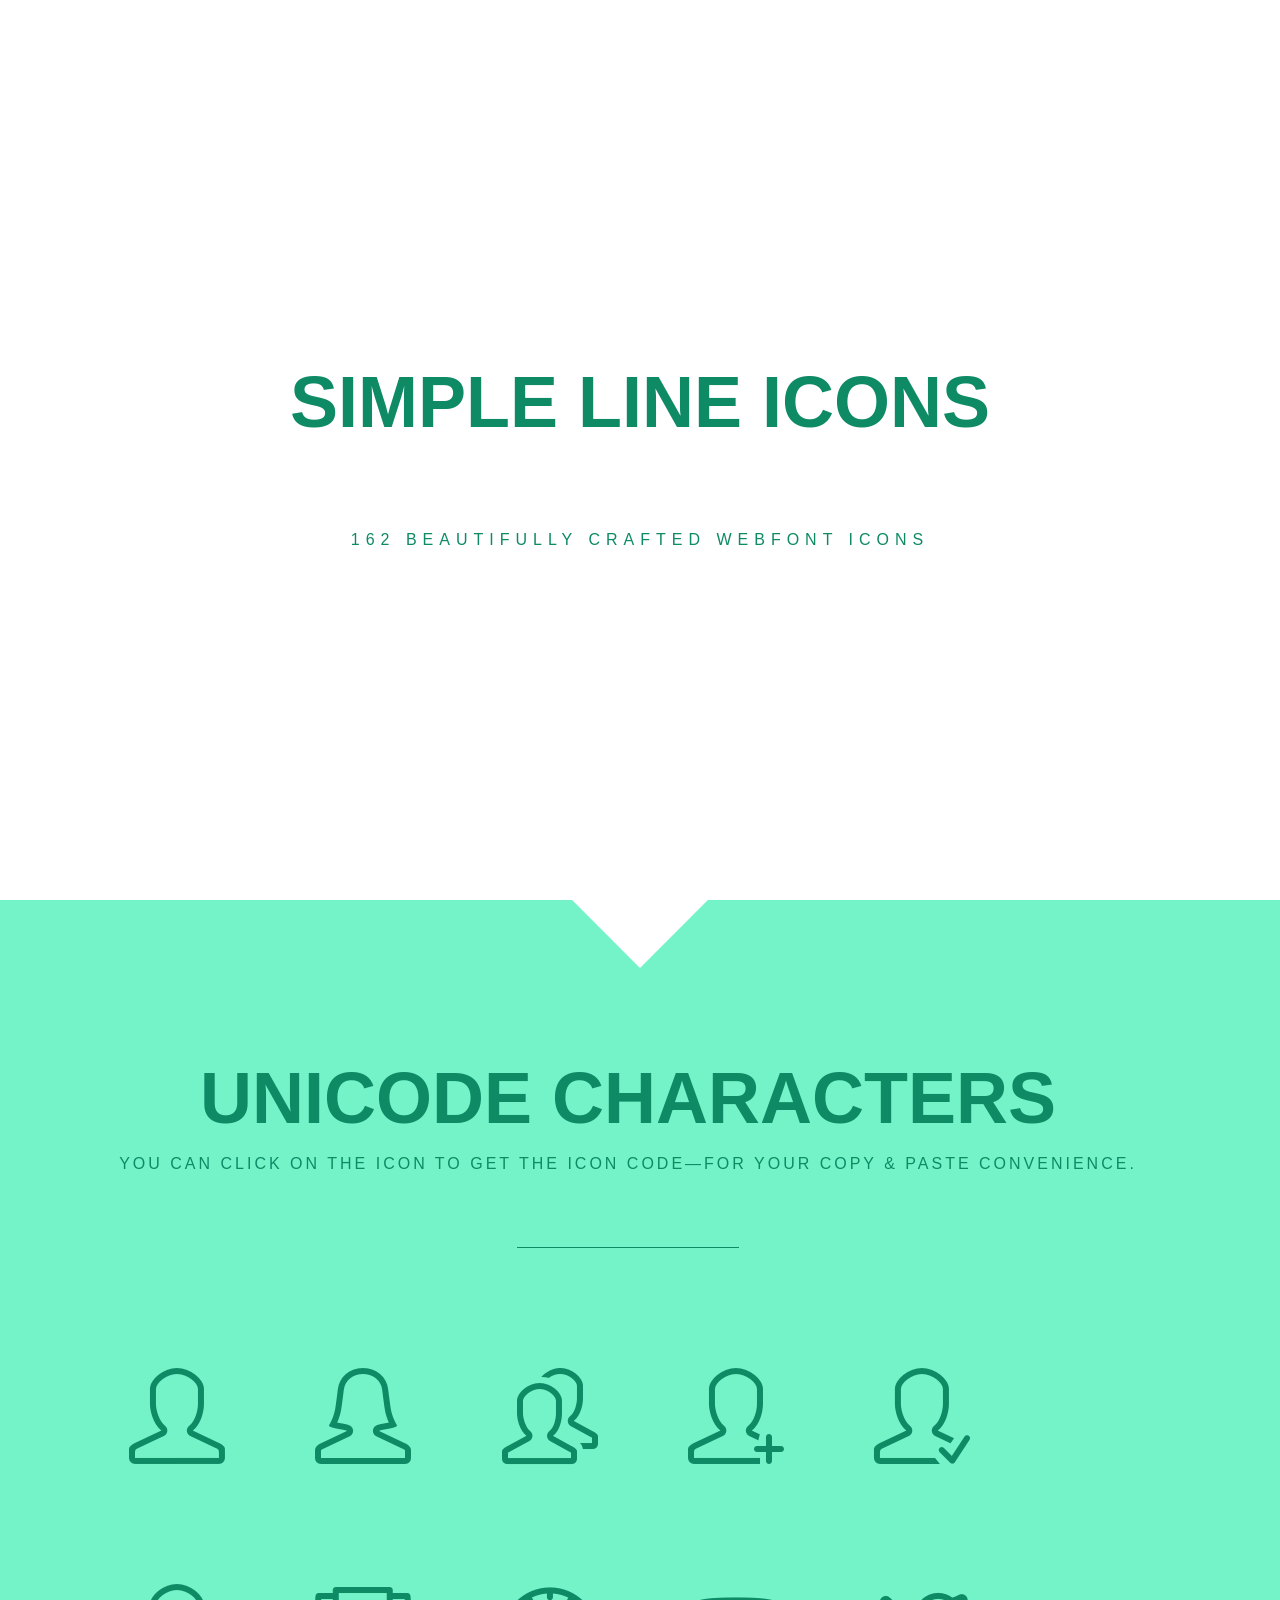
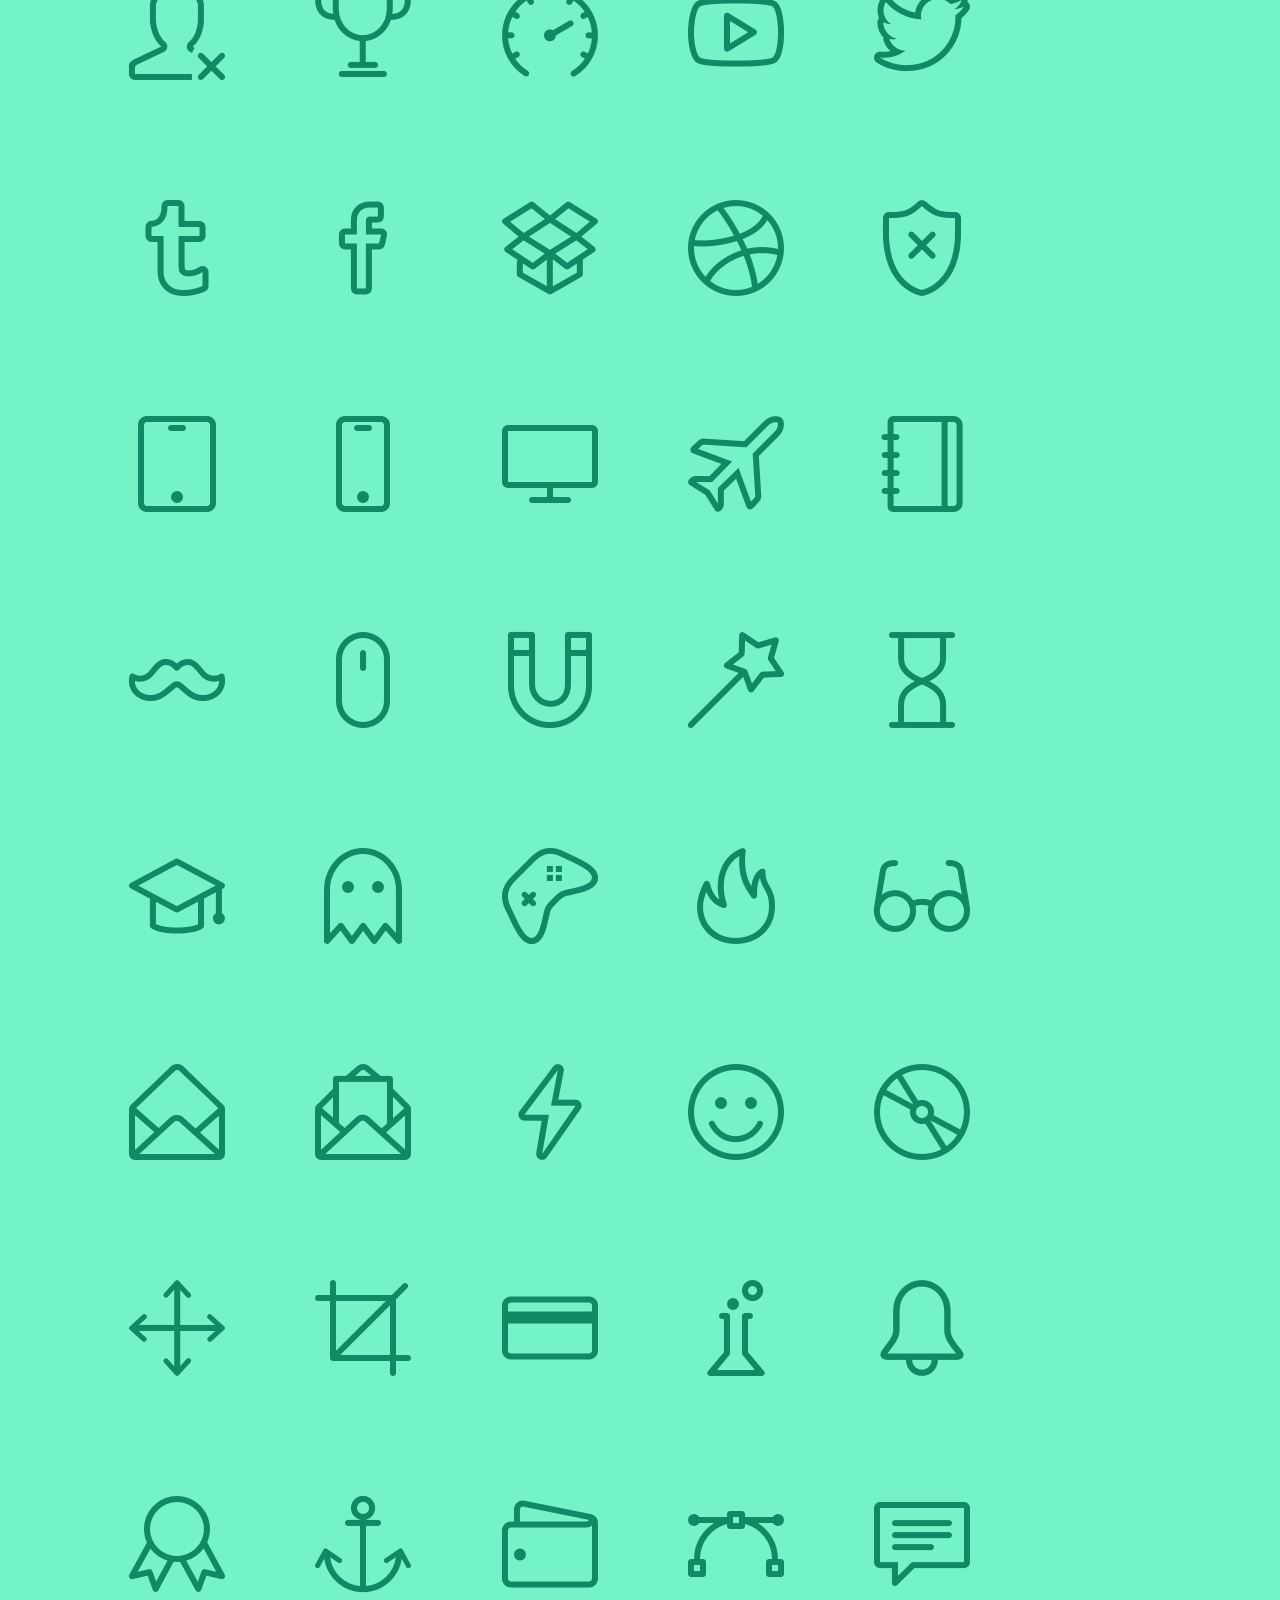
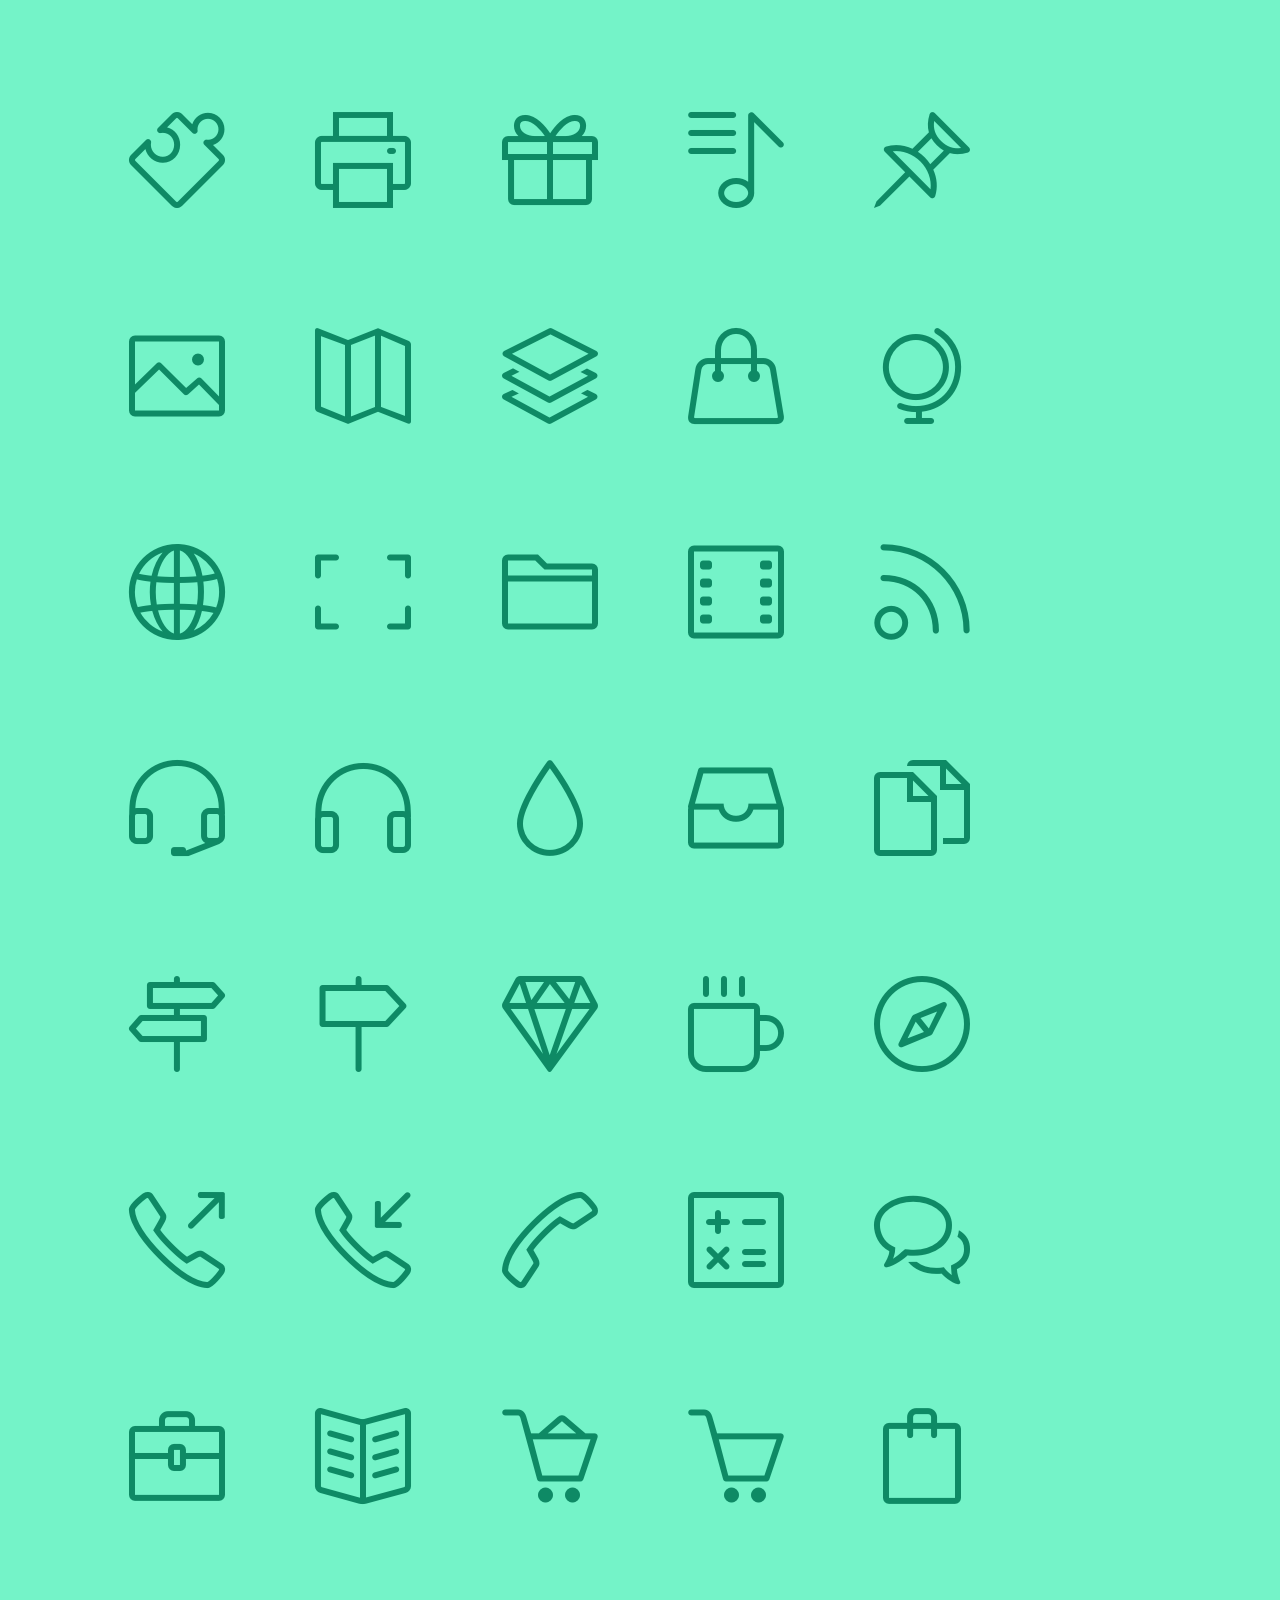
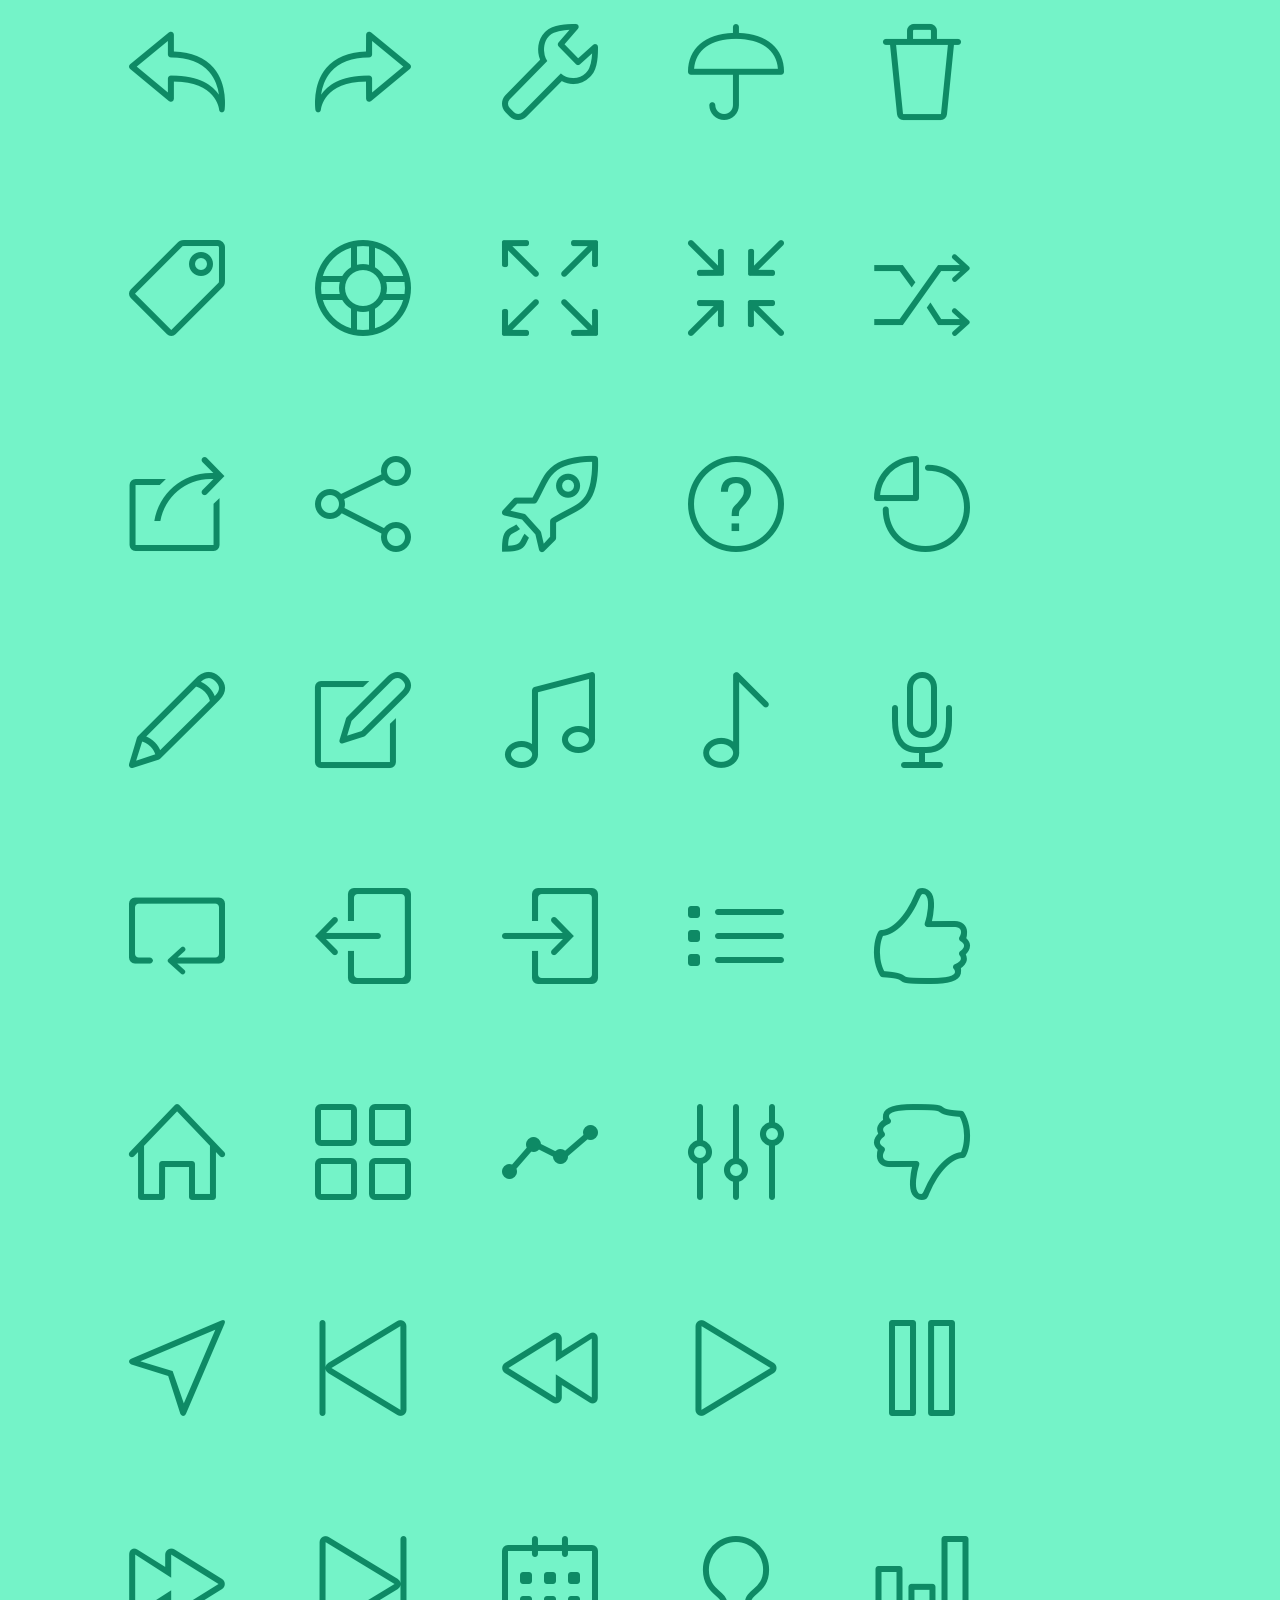
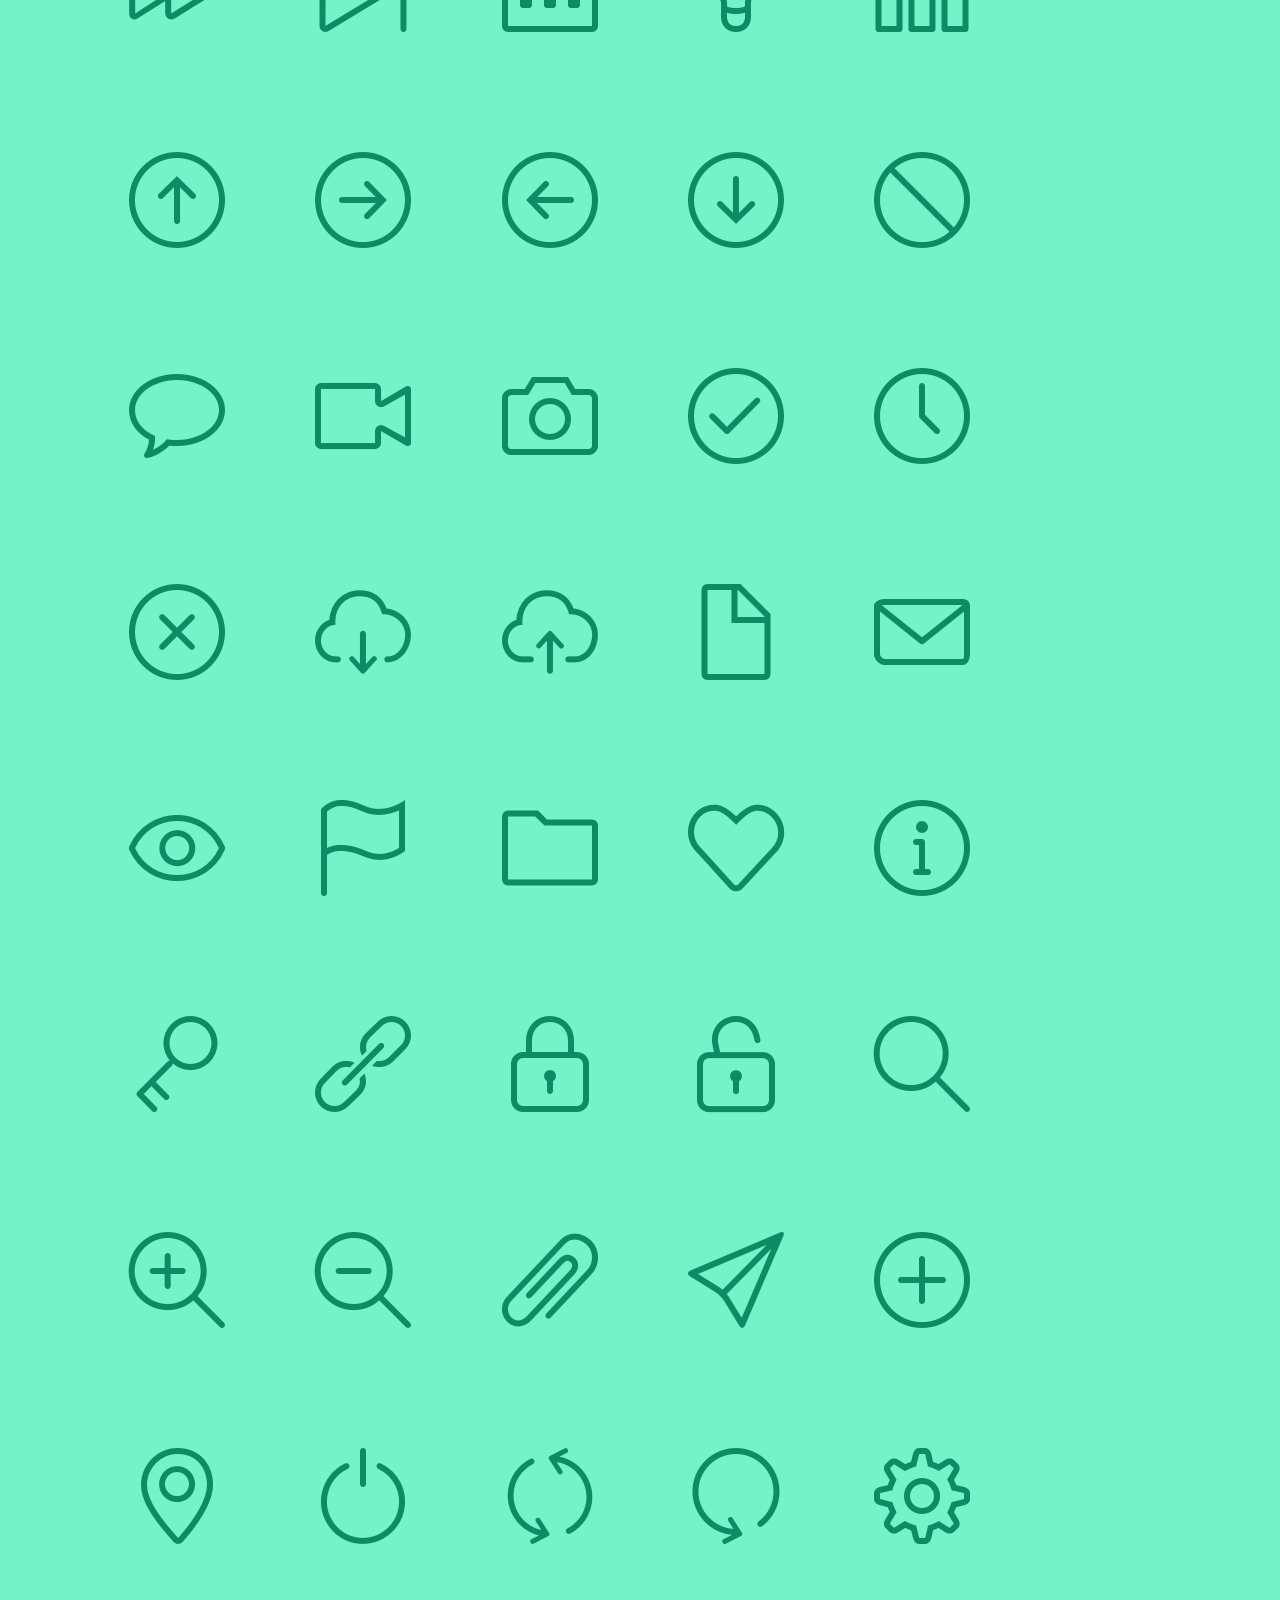
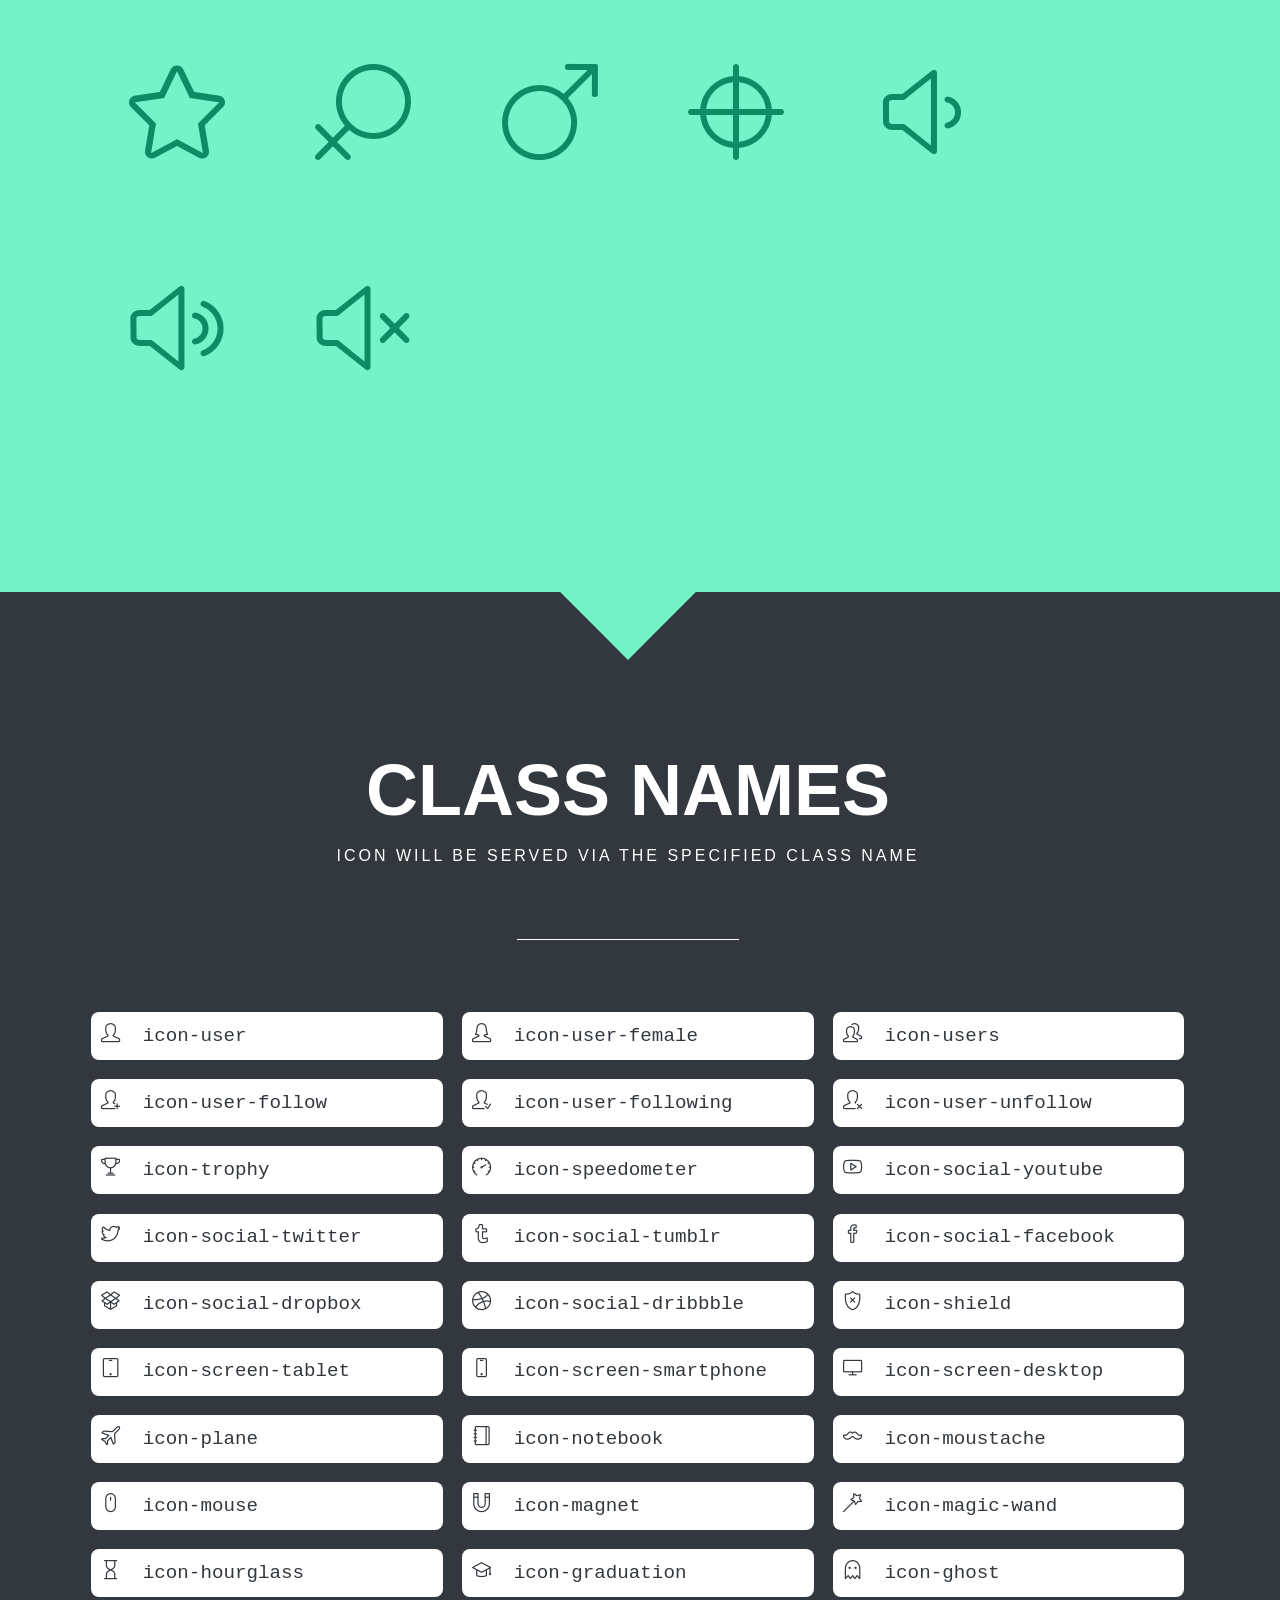
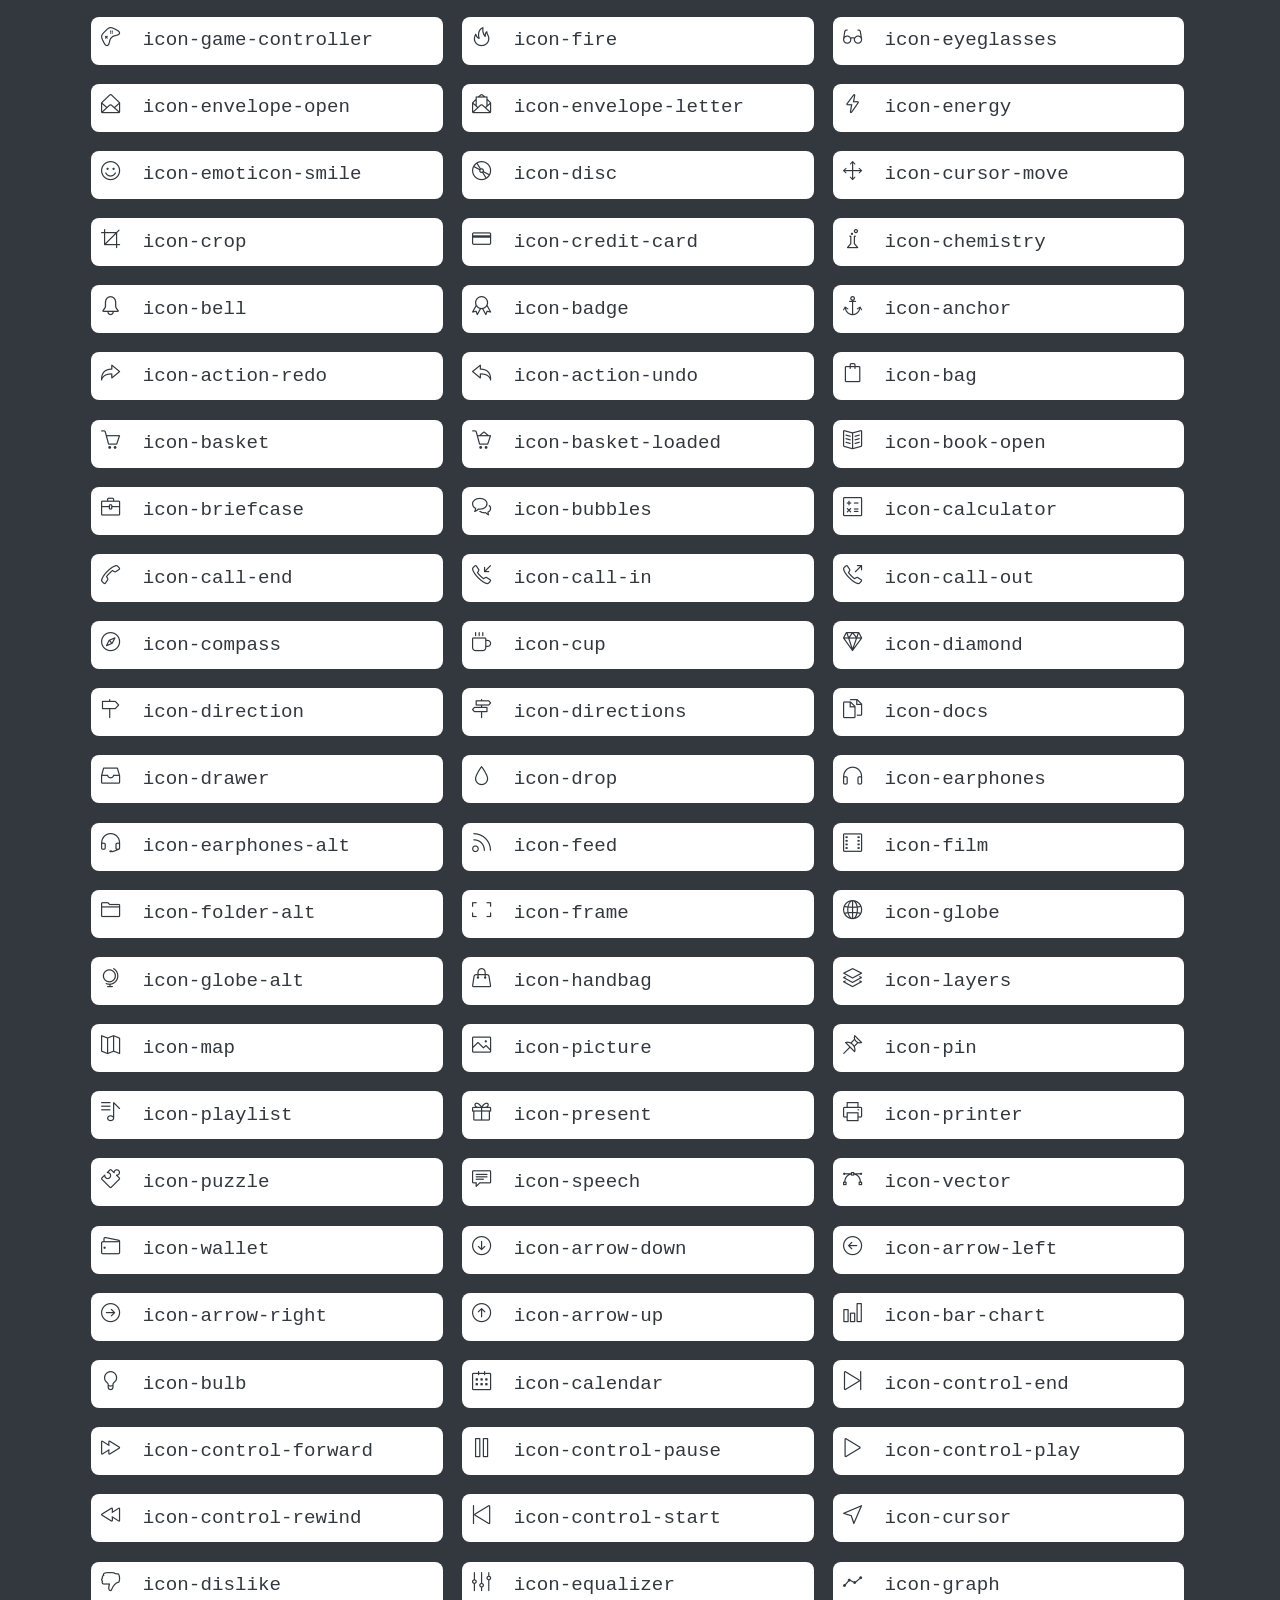
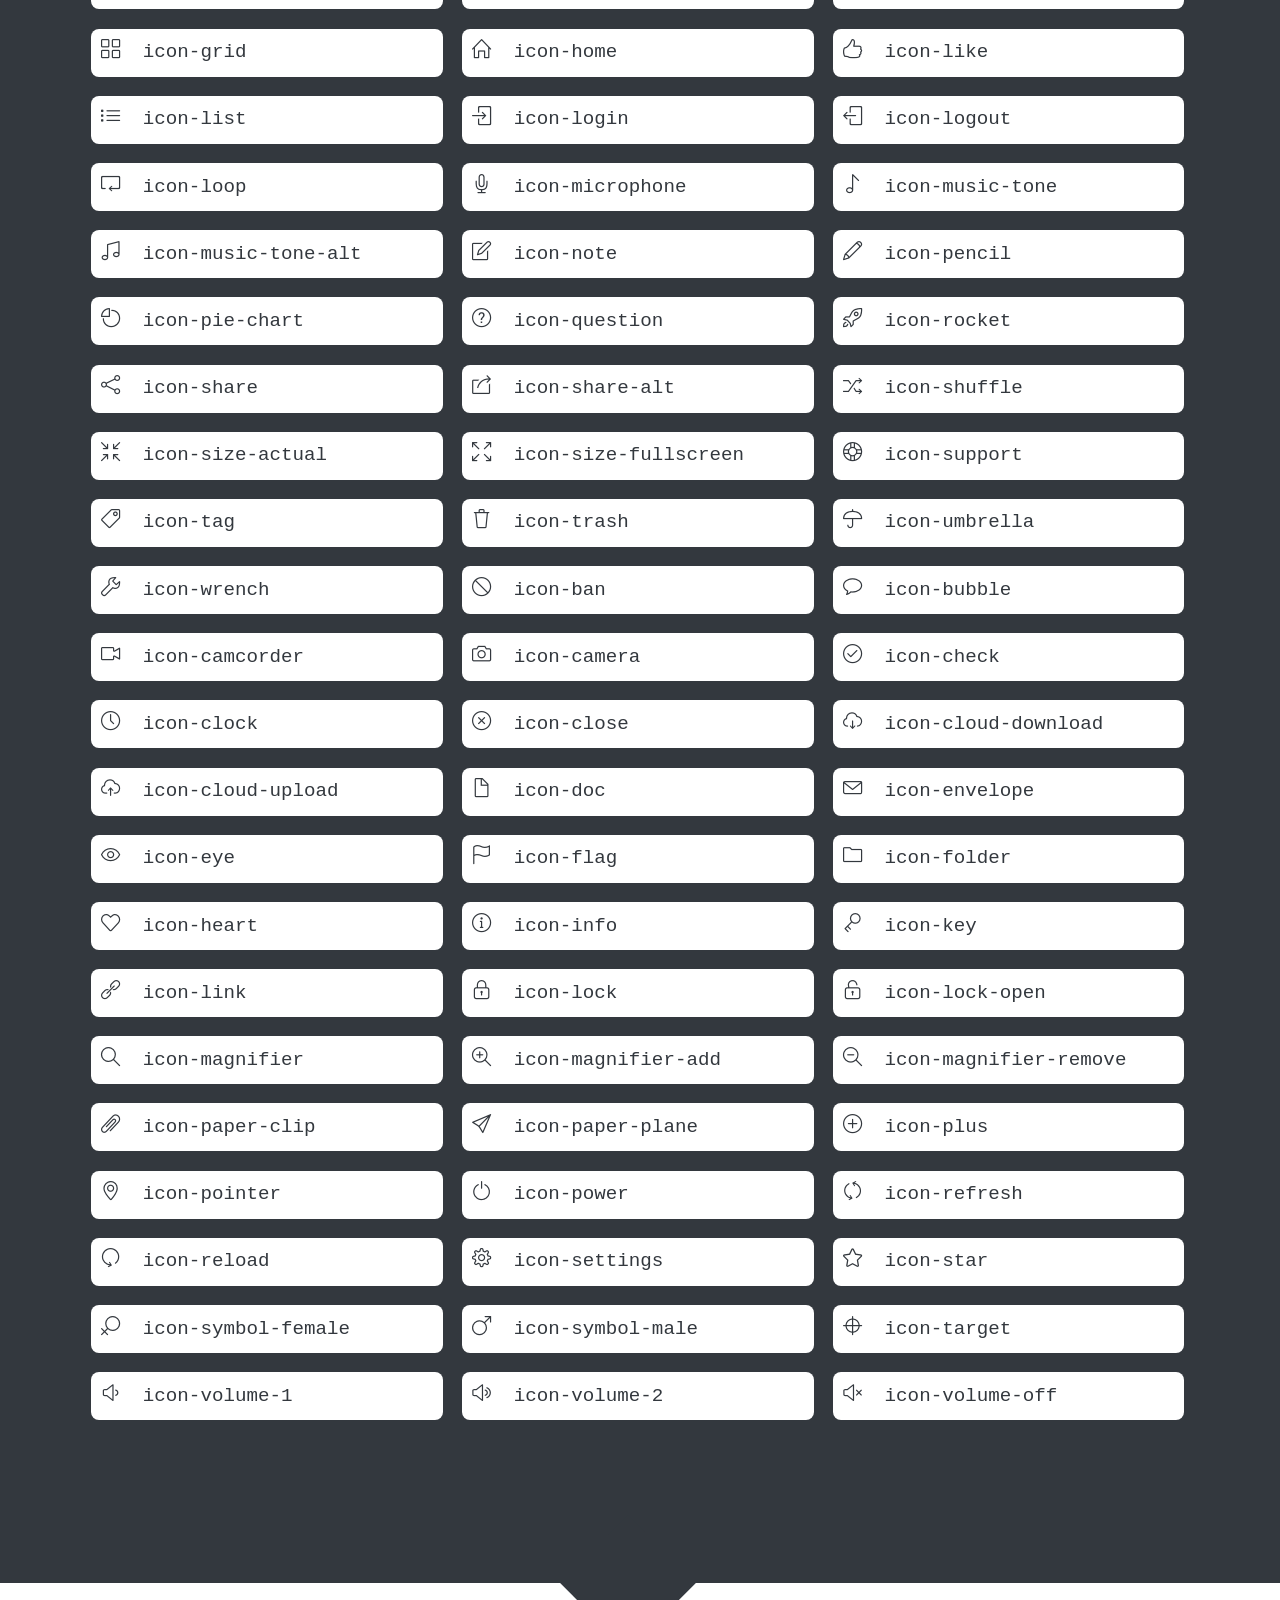
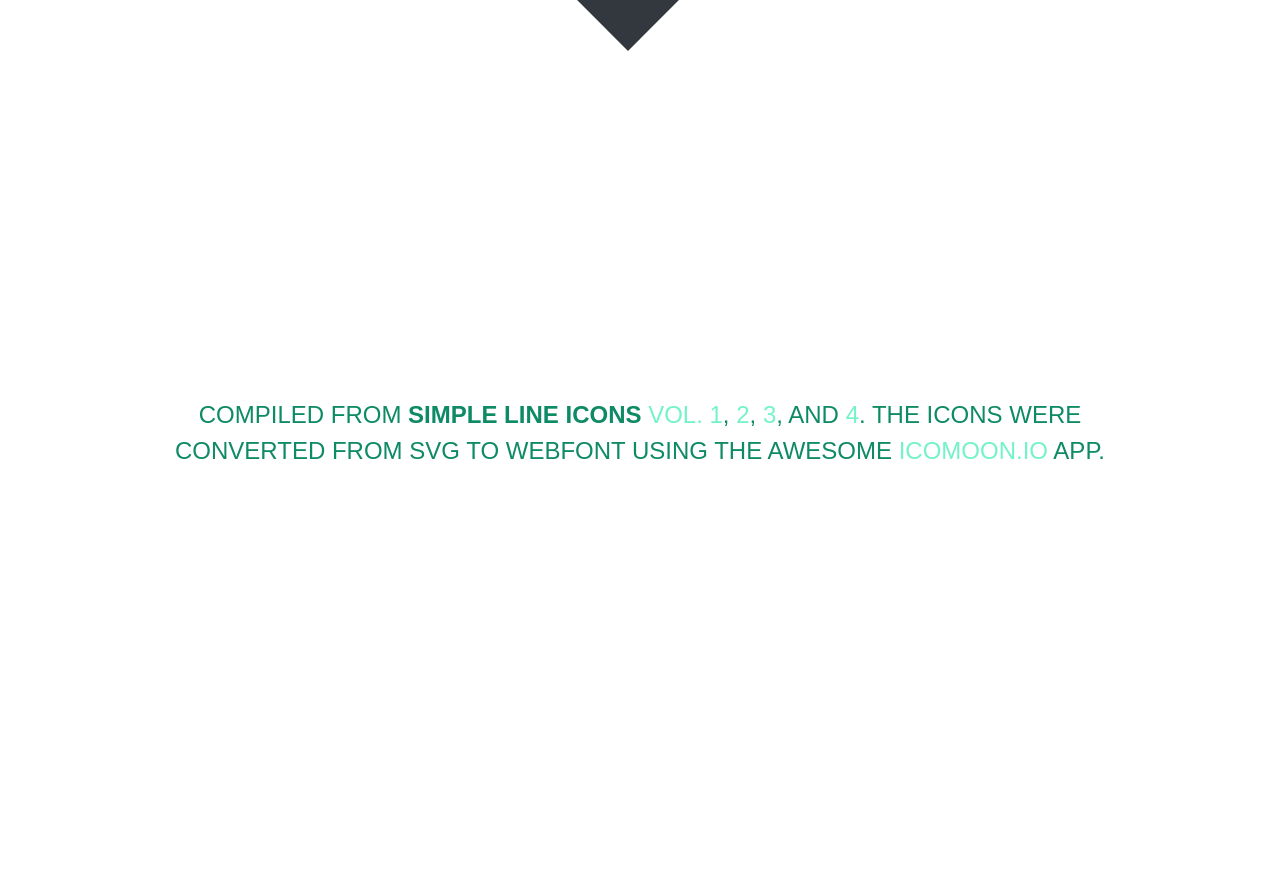
<file: craftsmen/fonts/Simple-Line-Icons-Webfont/index.html>
<!doctype html>
<html>
<head>
	<meta charset="utf-8">
	<meta name="viewport" content="width=device-width, initial-scale=1, maximum-scale=1, user-scalable=no">
	<title>Simple Line Icons</title>
	<link rel="stylesheet" href="style.css">
	<link rel="stylesheet" href="simple-line-icons.css">

	<!--[if lte IE 7]><script src="icons-lte-ie7.js"></script><![endif]-->
</head>

</head>
<body>
	<div class="page">
		<div id="wH"></div>
		<header class="masthead" id="masthead">
			<hgroup>
				<h1>Simple Line Icons</h1>
				<h2>162 beautifully crafted webfont icons</h2>
			</hgroup>
			<!--<h1>Your font contains the following glyphs</h1>
			<p>The generated SVG font can be imported back to <a href="http://icomoon.io/app">IcoMoon</a> for modification.</p>-->
		</header>

		<section class="glyphs" id="glyphs">
			<header>
				<hgroup>
					<h1>Unicode Characters</h1>
					<h2>You can click on the icon to get the icon code&mdash;for your copy &amp; paste convenience.</h2>
				</hgroup>
			</header>

			<div class="glyph">
				<span class="glyph-item mega" aria-hidden="true" data-icon="&#xe005;" data-js-prompt="&amp;#xe005;"></span>
			</div>
			<div class="glyph">
				<span class="glyph-item mega" aria-hidden="true" data-icon="&#xe000;" data-js-prompt="&amp;#xe000;"></span>
			</div>
			<div class="glyph">
				<span class="glyph-item mega" aria-hidden="true" data-icon="&#xe001;" data-js-prompt="&amp;#xe001;"></span>
			</div>
			<div class="glyph">
				<span class="glyph-item mega" aria-hidden="true" data-icon="&#xe002;" data-js-prompt="&amp;#xe002;"></span>
			</div>
			<div class="glyph">
				<span class="glyph-item mega" aria-hidden="true" data-icon="&#xe003;" data-js-prompt="&amp;#xe003;"></span>
			</div>
			<div class="glyph">
				<span class="glyph-item mega" aria-hidden="true" data-icon="&#xe004;" data-js-prompt="&amp;#xe004;"></span>
			</div>
			<div class="glyph">
				<span class="glyph-item mega" aria-hidden="true" data-icon="&#xe006;" data-js-prompt="&amp;#xe006;"></span>
			</div>
			<div class="glyph">
				<span class="glyph-item mega" aria-hidden="true" data-icon="&#xe007;" data-js-prompt="&amp;#xe007;"></span>
			</div>
			<div class="glyph">
				<span class="glyph-item mega" aria-hidden="true" data-icon="&#xe008;" data-js-prompt="&amp;#xe008;"></span>
			</div>
			<div class="glyph">
				<span class="glyph-item mega" aria-hidden="true" data-icon="&#xe009;" data-js-prompt="&amp;#xe009;"></span>
			</div>
			<div class="glyph">
				<span class="glyph-item mega" aria-hidden="true" data-icon="&#xe00a;" data-js-prompt="&amp;#xe00a;"></span>
			</div>
			<div class="glyph">
				<span class="glyph-item mega" aria-hidden="true" data-icon="&#xe00b;" data-js-prompt="&amp;#xe00b;"></span>
			</div>
			<div class="glyph">
				<span class="glyph-item mega" aria-hidden="true" data-icon="&#xe00c;" data-js-prompt="&amp;#xe00c;"></span>
			</div>
			<div class="glyph">
				<span class="glyph-item mega" aria-hidden="true" data-icon="&#xe00d;" data-js-prompt="&amp;#xe00d;"></span>
			</div>
			<div class="glyph">
				<span class="glyph-item mega" aria-hidden="true" data-icon="&#xe00e;" data-js-prompt="&amp;#xe00e;"></span>
			</div>
			<div class="glyph">
				<span class="glyph-item mega" aria-hidden="true" data-icon="&#xe00f;" data-js-prompt="&amp;#xe00f;"></span>
			</div>
			<div class="glyph">
				<span class="glyph-item mega" aria-hidden="true" data-icon="&#xe010;" data-js-prompt="&amp;#xe010;"></span>
			</div>
			<div class="glyph">
				<span class="glyph-item mega" aria-hidden="true" data-icon="&#xe011;" data-js-prompt="&amp;#xe011;"></span>
			</div>
			<div class="glyph">
				<span class="glyph-item mega" aria-hidden="true" data-icon="&#xe012;" data-js-prompt="&amp;#xe012;"></span>
			</div>
			<div class="glyph">
				<span class="glyph-item mega" aria-hidden="true" data-icon="&#xe013;" data-js-prompt="&amp;#xe013;"></span>
			</div>
			<div class="glyph">
				<span class="glyph-item mega" aria-hidden="true" data-icon="&#xe014;" data-js-prompt="&amp;#xe014;"></span>
			</div>
			<div class="glyph">
				<span class="glyph-item mega" aria-hidden="true" data-icon="&#xe015;" data-js-prompt="&amp;#xe015;"></span>
			</div>
			<div class="glyph">
				<span class="glyph-item mega" aria-hidden="true" data-icon="&#xe016;" data-js-prompt="&amp;#xe016;"></span>
			</div>
			<div class="glyph">
				<span class="glyph-item mega" aria-hidden="true" data-icon="&#xe017;" data-js-prompt="&amp;#xe017;"></span>
			</div>
			<div class="glyph">
				<span class="glyph-item mega" aria-hidden="true" data-icon="&#xe018;" data-js-prompt="&amp;#xe018;"></span>
			</div>
			<div class="glyph">
				<span class="glyph-item mega" aria-hidden="true" data-icon="&#xe019;" data-js-prompt="&amp;#xe019;"></span>
			</div>
			<div class="glyph">
				<span class="glyph-item mega" aria-hidden="true" data-icon="&#xe01a;" data-js-prompt="&amp;#xe01a;"></span>
			</div>
			<div class="glyph">
				<span class="glyph-item mega" aria-hidden="true" data-icon="&#xe01b;" data-js-prompt="&amp;#xe01b;"></span>
			</div>
			<div class="glyph">
				<span class="glyph-item mega" aria-hidden="true" data-icon="&#xe01c;" data-js-prompt="&amp;#xe01c;"></span>
			</div>
			<div class="glyph">
				<span class="glyph-item mega" aria-hidden="true" data-icon="&#xe01d;" data-js-prompt="&amp;#xe01d;"></span>
			</div>
			<div class="glyph">
				<span class="glyph-item mega" aria-hidden="true" data-icon="&#xe01e;" data-js-prompt="&amp;#xe01e;"></span>
			</div>
			<div class="glyph">
				<span class="glyph-item mega" aria-hidden="true" data-icon="&#xe01f;" data-js-prompt="&amp;#xe01f;"></span>
			</div>
			<div class="glyph">
				<span class="glyph-item mega" aria-hidden="true" data-icon="&#xe020;" data-js-prompt="&amp;#xe020;"></span>
			</div>
			<div class="glyph">
				<span class="glyph-item mega" aria-hidden="true" data-icon="&#xe021;" data-js-prompt="&amp;#xe021;"></span>
			</div>
			<div class="glyph">
				<span class="glyph-item mega" aria-hidden="true" data-icon="&#xe022;" data-js-prompt="&amp;#xe022;"></span>
			</div>
			<div class="glyph">
				<span class="glyph-item mega" aria-hidden="true" data-icon="&#xe023;" data-js-prompt="&amp;#xe023;"></span>
			</div>
			<div class="glyph">
				<span class="glyph-item mega" aria-hidden="true" data-icon="&#xe024;" data-js-prompt="&amp;#xe024;"></span>
			</div>
			<div class="glyph">
				<span class="glyph-item mega" aria-hidden="true" data-icon="&#xe025;" data-js-prompt="&amp;#xe025;"></span>
			</div>
			<div class="glyph">
				<span class="glyph-item mega" aria-hidden="true" data-icon="&#xe026;" data-js-prompt="&amp;#xe026;"></span>
			</div>
			<div class="glyph">
				<span class="glyph-item mega" aria-hidden="true" data-icon="&#xe027;" data-js-prompt="&amp;#xe027;"></span>
			</div>
			<div class="glyph">
				<span class="glyph-item mega" aria-hidden="true" data-icon="&#xe028;" data-js-prompt="&amp;#xe028;"></span>
			</div>
			<div class="glyph">
				<span class="glyph-item mega" aria-hidden="true" data-icon="&#xe029;" data-js-prompt="&amp;#xe029;"></span>
			</div>
			<div class="glyph">
				<span class="glyph-item mega" aria-hidden="true" data-icon="&#xe02a;" data-js-prompt="&amp;#xe02a;"></span>
			</div>
			<div class="glyph">
				<span class="glyph-item mega" aria-hidden="true" data-icon="&#xe02b;" data-js-prompt="&amp;#xe02b;"></span>
			</div>
			<div class="glyph">
				<span class="glyph-item mega" aria-hidden="true" data-icon="&#xe02c;" data-js-prompt="&amp;#xe02c;"></span>
			</div>
			<div class="glyph">
				<span class="glyph-item mega" aria-hidden="true" data-icon="&#xe02d;" data-js-prompt="&amp;#xe02d;"></span>
			</div>
			<div class="glyph">
				<span class="glyph-item mega" aria-hidden="true" data-icon="&#xe02e;" data-js-prompt="&amp;#xe02e;"></span>
			</div>
			<div class="glyph">
				<span class="glyph-item mega" aria-hidden="true" data-icon="&#xe02f;" data-js-prompt="&amp;#xe02f;"></span>
			</div>
			<div class="glyph">
				<span class="glyph-item mega" aria-hidden="true" data-icon="&#xe030;" data-js-prompt="&amp;#xe030;"></span>
			</div>
			<div class="glyph">
				<span class="glyph-item mega" aria-hidden="true" data-icon="&#xe031;" data-js-prompt="&amp;#xe031;"></span>
			</div>
			<div class="glyph">
				<span class="glyph-item mega" aria-hidden="true" data-icon="&#xe032;" data-js-prompt="&amp;#xe032;"></span>
			</div>
			<div class="glyph">
				<span class="glyph-item mega" aria-hidden="true" data-icon="&#xe033;" data-js-prompt="&amp;#xe033;"></span>
			</div>
			<div class="glyph">
				<span class="glyph-item mega" aria-hidden="true" data-icon="&#xe034;" data-js-prompt="&amp;#xe034;"></span>
			</div>
			<div class="glyph">
				<span class="glyph-item mega" aria-hidden="true" data-icon="&#xe035;" data-js-prompt="&amp;#xe035;"></span>
			</div>
			<div class="glyph">
				<span class="glyph-item mega" aria-hidden="true" data-icon="&#xe036;" data-js-prompt="&amp;#xe036;"></span>
			</div>
			<div class="glyph">
				<span class="glyph-item mega" aria-hidden="true" data-icon="&#xe037;" data-js-prompt="&amp;#xe037;"></span>
			</div>
			<div class="glyph">
				<span class="glyph-item mega" aria-hidden="true" data-icon="&#xe038;" data-js-prompt="&amp;#xe038;"></span>
			</div>
			<div class="glyph">
				<span class="glyph-item mega" aria-hidden="true" data-icon="&#xe039;" data-js-prompt="&amp;#xe039;"></span>
			</div>
			<div class="glyph">
				<span class="glyph-item mega" aria-hidden="true" data-icon="&#xe03a;" data-js-prompt="&amp;#xe03a;"></span>
			</div>
			<div class="glyph">
				<span class="glyph-item mega" aria-hidden="true" data-icon="&#xe03b;" data-js-prompt="&amp;#xe03b;"></span>
			</div>
			<div class="glyph">
				<span class="glyph-item mega" aria-hidden="true" data-icon="&#xe03c;" data-js-prompt="&amp;#xe03c;"></span>
			</div>
			<div class="glyph">
				<span class="glyph-item mega" aria-hidden="true" data-icon="&#xe03d;" data-js-prompt="&amp;#xe03d;"></span>
			</div>
			<div class="glyph">
				<span class="glyph-item mega" aria-hidden="true" data-icon="&#xe03e;" data-js-prompt="&amp;#xe03e;"></span>
			</div>
			<div class="glyph">
				<span class="glyph-item mega" aria-hidden="true" data-icon="&#xe03f;" data-js-prompt="&amp;#xe03f;"></span>
			</div>
			<div class="glyph">
				<span class="glyph-item mega" aria-hidden="true" data-icon="&#xe040;" data-js-prompt="&amp;#xe040;"></span>
			</div>
			<div class="glyph">
				<span class="glyph-item mega" aria-hidden="true" data-icon="&#xe041;" data-js-prompt="&amp;#xe041;"></span>
			</div>
			<div class="glyph">
				<span class="glyph-item mega" aria-hidden="true" data-icon="&#xe042;" data-js-prompt="&amp;#xe042;"></span>
			</div>
			<div class="glyph">
				<span class="glyph-item mega" aria-hidden="true" data-icon="&#xe043;" data-js-prompt="&amp;#xe043;"></span>
			</div>
			<div class="glyph">
				<span class="glyph-item mega" aria-hidden="true" data-icon="&#xe044;" data-js-prompt="&amp;#xe044;"></span>
			</div>
			<div class="glyph">
				<span class="glyph-item mega" aria-hidden="true" data-icon="&#xe045;" data-js-prompt="&amp;#xe045;"></span>
			</div>
			<div class="glyph">
				<span class="glyph-item mega" aria-hidden="true" data-icon="&#xe046;" data-js-prompt="&amp;#xe046;"></span>
			</div>
			<div class="glyph">
				<span class="glyph-item mega" aria-hidden="true" data-icon="&#xe047;" data-js-prompt="&amp;#xe047;"></span>
			</div>
			<div class="glyph">
				<span class="glyph-item mega" aria-hidden="true" data-icon="&#xe048;" data-js-prompt="&amp;#xe048;"></span>
			</div>
			<div class="glyph">
				<span class="glyph-item mega" aria-hidden="true" data-icon="&#xe049;" data-js-prompt="&amp;#xe049;"></span>
			</div>
			<div class="glyph">
				<span class="glyph-item mega" aria-hidden="true" data-icon="&#xe04a;" data-js-prompt="&amp;#xe04a;"></span>
			</div>
			<div class="glyph">
				<span class="glyph-item mega" aria-hidden="true" data-icon="&#xe04b;" data-js-prompt="&amp;#xe04b;"></span>
			</div>
			<div class="glyph">
				<span class="glyph-item mega" aria-hidden="true" data-icon="&#xe04c;" data-js-prompt="&amp;#xe04c;"></span>
			</div>
			<div class="glyph">
				<span class="glyph-item mega" aria-hidden="true" data-icon="&#xe04d;" data-js-prompt="&amp;#xe04d;"></span>
			</div>
			<div class="glyph">
				<span class="glyph-item mega" aria-hidden="true" data-icon="&#xe04e;" data-js-prompt="&amp;#xe04e;"></span>
			</div>
			<div class="glyph">
				<span class="glyph-item mega" aria-hidden="true" data-icon="&#xe04f;" data-js-prompt="&amp;#xe04f;"></span>
			</div>
			<div class="glyph">
				<span class="glyph-item mega" aria-hidden="true" data-icon="&#xe050;" data-js-prompt="&amp;#xe050;"></span>
			</div>
			<div class="glyph">
				<span class="glyph-item mega" aria-hidden="true" data-icon="&#xe051;" data-js-prompt="&amp;#xe051;"></span>
			</div>
			<div class="glyph">
				<span class="glyph-item mega" aria-hidden="true" data-icon="&#xe052;" data-js-prompt="&amp;#xe052;"></span>
			</div>
			<div class="glyph">
				<span class="glyph-item mega" aria-hidden="true" data-icon="&#xe053;" data-js-prompt="&amp;#xe053;"></span>
			</div>
			<div class="glyph">
				<span class="glyph-item mega" aria-hidden="true" data-icon="&#xe054;" data-js-prompt="&amp;#xe054;"></span>
			</div>
			<div class="glyph">
				<span class="glyph-item mega" aria-hidden="true" data-icon="&#xe055;" data-js-prompt="&amp;#xe055;"></span>
			</div>
			<div class="glyph">
				<span class="glyph-item mega" aria-hidden="true" data-icon="&#xe056;" data-js-prompt="&amp;#xe056;"></span>
			</div>
			<div class="glyph">
				<span class="glyph-item mega" aria-hidden="true" data-icon="&#xe057;" data-js-prompt="&amp;#xe057;"></span>
			</div>
			<div class="glyph">
				<span class="glyph-item mega" aria-hidden="true" data-icon="&#xe058;" data-js-prompt="&amp;#xe058;"></span>
			</div>
			<div class="glyph">
				<span class="glyph-item mega" aria-hidden="true" data-icon="&#xe059;" data-js-prompt="&amp;#xe059;"></span>
			</div>
			<div class="glyph">
				<span class="glyph-item mega" aria-hidden="true" data-icon="&#xe05a;" data-js-prompt="&amp;#xe05a;"></span>
			</div>
			<div class="glyph">
				<span class="glyph-item mega" aria-hidden="true" data-icon="&#xe05b;" data-js-prompt="&amp;#xe05b;"></span>
			</div>
			<div class="glyph">
				<span class="glyph-item mega" aria-hidden="true" data-icon="&#xe05c;" data-js-prompt="&amp;#xe05c;"></span>
			</div>
			<div class="glyph">
				<span class="glyph-item mega" aria-hidden="true" data-icon="&#xe05d;" data-js-prompt="&amp;#xe05d;"></span>
			</div>
			<div class="glyph">
				<span class="glyph-item mega" aria-hidden="true" data-icon="&#xe05e;" data-js-prompt="&amp;#xe05e;"></span>
			</div>
			<div class="glyph">
				<span class="glyph-item mega" aria-hidden="true" data-icon="&#xe05f;" data-js-prompt="&amp;#xe05f;"></span>
			</div>
			<div class="glyph">
				<span class="glyph-item mega" aria-hidden="true" data-icon="&#xe060;" data-js-prompt="&amp;#xe060;"></span>
			</div>
			<div class="glyph">
				<span class="glyph-item mega" aria-hidden="true" data-icon="&#xe061;" data-js-prompt="&amp;#xe061;"></span>
			</div>
			<div class="glyph">
				<span class="glyph-item mega" aria-hidden="true" data-icon="&#xe062;" data-js-prompt="&amp;#xe062;"></span>
			</div>
			<div class="glyph">
				<span class="glyph-item mega" aria-hidden="true" data-icon="&#xe063;" data-js-prompt="&amp;#xe063;"></span>
			</div>
			<div class="glyph">
				<span class="glyph-item mega" aria-hidden="true" data-icon="&#xe064;" data-js-prompt="&amp;#xe064;"></span>
			</div>
			<div class="glyph">
				<span class="glyph-item mega" aria-hidden="true" data-icon="&#xe065;" data-js-prompt="&amp;#xe065;"></span>
			</div>
			<div class="glyph">
				<span class="glyph-item mega" aria-hidden="true" data-icon="&#xe066;" data-js-prompt="&amp;#xe066;"></span>
			</div>
			<div class="glyph">
				<span class="glyph-item mega" aria-hidden="true" data-icon="&#xe067;" data-js-prompt="&amp;#xe067;"></span>
			</div>
			<div class="glyph">
				<span class="glyph-item mega" aria-hidden="true" data-icon="&#xe068;" data-js-prompt="&amp;#xe068;"></span>
			</div>
			<div class="glyph">
				<span class="glyph-item mega" aria-hidden="true" data-icon="&#xe069;" data-js-prompt="&amp;#xe069;"></span>
			</div>
			<div class="glyph">
				<span class="glyph-item mega" aria-hidden="true" data-icon="&#xe06a;" data-js-prompt="&amp;#xe06a;"></span>
			</div>
			<div class="glyph">
				<span class="glyph-item mega" aria-hidden="true" data-icon="&#xe06b;" data-js-prompt="&amp;#xe06b;"></span>
			</div>
			<div class="glyph">
				<span class="glyph-item mega" aria-hidden="true" data-icon="&#xe06c;" data-js-prompt="&amp;#xe06c;"></span>
			</div>
			<div class="glyph">
				<span class="glyph-item mega" aria-hidden="true" data-icon="&#xe06d;" data-js-prompt="&amp;#xe06d;"></span>
			</div>
			<div class="glyph">
				<span class="glyph-item mega" aria-hidden="true" data-icon="&#xe06e;" data-js-prompt="&amp;#xe06e;"></span>
			</div>
			<div class="glyph">
				<span class="glyph-item mega" aria-hidden="true" data-icon="&#xe06f;" data-js-prompt="&amp;#xe06f;"></span>
			</div>
			<div class="glyph">
				<span class="glyph-item mega" aria-hidden="true" data-icon="&#xe070;" data-js-prompt="&amp;#xe070;"></span>
			</div>
			<div class="glyph">
				<span class="glyph-item mega" aria-hidden="true" data-icon="&#xe071;" data-js-prompt="&amp;#xe071;"></span>
			</div>
			<div class="glyph">
				<span class="glyph-item mega" aria-hidden="true" data-icon="&#xe072;" data-js-prompt="&amp;#xe072;"></span>
			</div>
			<div class="glyph">
				<span class="glyph-item mega" aria-hidden="true" data-icon="&#xe073;" data-js-prompt="&amp;#xe073;"></span>
			</div>
			<div class="glyph">
				<span class="glyph-item mega" aria-hidden="true" data-icon="&#xe074;" data-js-prompt="&amp;#xe074;"></span>
			</div>
			<div class="glyph">
				<span class="glyph-item mega" aria-hidden="true" data-icon="&#xe075;" data-js-prompt="&amp;#xe075;"></span>
			</div>
			<div class="glyph">
				<span class="glyph-item mega" aria-hidden="true" data-icon="&#xe076;" data-js-prompt="&amp;#xe076;"></span>
			</div>
			<div class="glyph">
				<span class="glyph-item mega" aria-hidden="true" data-icon="&#xe077;" data-js-prompt="&amp;#xe077;"></span>
			</div>
			<div class="glyph">
				<span class="glyph-item mega" aria-hidden="true" data-icon="&#xe078;" data-js-prompt="&amp;#xe078;"></span>
			</div>
			<div class="glyph">
				<span class="glyph-item mega" aria-hidden="true" data-icon="&#xe079;" data-js-prompt="&amp;#xe079;"></span>
			</div>
			<div class="glyph">
				<span class="glyph-item mega" aria-hidden="true" data-icon="&#xe07a;" data-js-prompt="&amp;#xe07a;"></span>
			</div>
			<div class="glyph">
				<span class="glyph-item mega" aria-hidden="true" data-icon="&#xe07b;" data-js-prompt="&amp;#xe07b;"></span>
			</div>
			<div class="glyph">
				<span class="glyph-item mega" aria-hidden="true" data-icon="&#xe07c;" data-js-prompt="&amp;#xe07c;"></span>
			</div>
			<div class="glyph">
				<span class="glyph-item mega" aria-hidden="true" data-icon="&#xe07d;" data-js-prompt="&amp;#xe07d;"></span>
			</div>
			<div class="glyph">
				<span class="glyph-item mega" aria-hidden="true" data-icon="&#xe07e;" data-js-prompt="&amp;#xe07e;"></span>
			</div>
			<div class="glyph">
				<span class="glyph-item mega" aria-hidden="true" data-icon="&#xe07f;" data-js-prompt="&amp;#xe07f;"></span>
			</div>
			<div class="glyph">
				<span class="glyph-item mega" aria-hidden="true" data-icon="&#xe080;" data-js-prompt="&amp;#xe080;"></span>
			</div>
			<div class="glyph">
				<span class="glyph-item mega" aria-hidden="true" data-icon="&#xe081;" data-js-prompt="&amp;#xe081;"></span>
			</div>
			<div class="glyph">
				<span class="glyph-item mega" aria-hidden="true" data-icon="&#xe082;" data-js-prompt="&amp;#xe082;"></span>
			</div>
			<div class="glyph">
				<span class="glyph-item mega" aria-hidden="true" data-icon="&#xe083;" data-js-prompt="&amp;#xe083;"></span>
			</div>
			<div class="glyph">
				<span class="glyph-item mega" aria-hidden="true" data-icon="&#xe084;" data-js-prompt="&amp;#xe084;"></span>
			</div>
			<div class="glyph">
				<span class="glyph-item mega" aria-hidden="true" data-icon="&#xe085;" data-js-prompt="&amp;#xe085;"></span>
			</div>
			<div class="glyph">
				<span class="glyph-item mega" aria-hidden="true" data-icon="&#xe086;" data-js-prompt="&amp;#xe086;"></span>
			</div>
			<div class="glyph">
				<span class="glyph-item mega" aria-hidden="true" data-icon="&#xe087;" data-js-prompt="&amp;#xe087;"></span>
			</div>
			<div class="glyph">
				<span class="glyph-item mega" aria-hidden="true" data-icon="&#xe088;" data-js-prompt="&amp;#xe088;"></span>
			</div>
			<div class="glyph">
				<span class="glyph-item mega" aria-hidden="true" data-icon="&#xe089;" data-js-prompt="&amp;#xe089;"></span>
			</div>
			<div class="glyph">
				<span class="glyph-item mega" aria-hidden="true" data-icon="&#xe08a;" data-js-prompt="&amp;#xe08a;"></span>
			</div>
			<div class="glyph">
				<span class="glyph-item mega" aria-hidden="true" data-icon="&#xe08b;" data-js-prompt="&amp;#xe08b;"></span>
			</div>
			<div class="glyph">
				<span class="glyph-item mega" aria-hidden="true" data-icon="&#xe08c;" data-js-prompt="&amp;#xe08c;"></span>
			</div>
			<div class="glyph">
				<span class="glyph-item mega" aria-hidden="true" data-icon="&#xe08d;" data-js-prompt="&amp;#xe08d;"></span>
			</div>
			<div class="glyph">
				<span class="glyph-item mega" aria-hidden="true" data-icon="&#xe08e;" data-js-prompt="&amp;#xe08e;"></span>
			</div>
			<div class="glyph">
				<span class="glyph-item mega" aria-hidden="true" data-icon="&#xe08f;" data-js-prompt="&amp;#xe08f;"></span>
			</div>
			<div class="glyph">
				<span class="glyph-item mega" aria-hidden="true" data-icon="&#xe090;" data-js-prompt="&amp;#xe090;"></span>
			</div>
			<div class="glyph">
				<span class="glyph-item mega" aria-hidden="true" data-icon="&#xe091;" data-js-prompt="&amp;#xe091;"></span>
			</div>
			<div class="glyph">
				<span class="glyph-item mega" aria-hidden="true" data-icon="&#xe092;" data-js-prompt="&amp;#xe092;"></span>
			</div>
			<div class="glyph">
				<span class="glyph-item mega" aria-hidden="true" data-icon="&#xe093;" data-js-prompt="&amp;#xe093;"></span>
			</div>
			<div class="glyph">
				<span class="glyph-item mega" aria-hidden="true" data-icon="&#xe094;" data-js-prompt="&amp;#xe094;"></span>
			</div>
			<div class="glyph">
				<span class="glyph-item mega" aria-hidden="true" data-icon="&#xe095;" data-js-prompt="&amp;#xe095;"></span>
			</div>
			<div class="glyph">
				<span class="glyph-item mega" aria-hidden="true" data-icon="&#xe096;" data-js-prompt="&amp;#xe096;"></span>
			</div>
			<div class="glyph">
				<span class="glyph-item mega" aria-hidden="true" data-icon="&#xe097;" data-js-prompt="&amp;#xe097;"></span>
			</div>
			<div class="glyph">
				<span class="glyph-item mega" aria-hidden="true" data-icon="&#xe098;" data-js-prompt="&amp;#xe098;"></span>
			</div>
			<div class="glyph">
				<span class="glyph-item mega" aria-hidden="true" data-icon="&#xe099;" data-js-prompt="&amp;#xe099;"></span>
			</div>
			<div class="glyph">
				<span class="glyph-item mega" aria-hidden="true" data-icon="&#xe09a;" data-js-prompt="&amp;#xe09a;"></span>
			</div>
			<div class="glyph">
				<span class="glyph-item mega" aria-hidden="true" data-icon="&#xe09b;" data-js-prompt="&amp;#xe09b;"></span>
			</div>
			<div class="glyph">
				<span class="glyph-item mega" aria-hidden="true" data-icon="&#xe09c;" data-js-prompt="&amp;#xe09c;"></span>
			</div>
			<div class="glyph">
				<span class="glyph-item mega" aria-hidden="true" data-icon="&#xe09d;" data-js-prompt="&amp;#xe09d;"></span>
			</div>
			<div class="glyph">
				<span class="glyph-item mega" aria-hidden="true" data-icon="&#xe09e;" data-js-prompt="&amp;#xe09e;"></span>
			</div>
			<div class="glyph">
				<span class="glyph-item mega" aria-hidden="true" data-icon="&#xe09f;" data-js-prompt="&amp;#xe09f;"></span>
			</div>
			<div class="glyph">
				<span class="glyph-item mega" aria-hidden="true" data-icon="&#xe0a0;" data-js-prompt="&amp;#xe0a0;"></span>
			</div>
			<div class="glyph">
				<span class="glyph-item mega" aria-hidden="true" data-icon="&#xe0a1;" data-js-prompt="&amp;#xe0a1;"></span>
			</div>
		</section>

		<!-- ICONS VIA CLASS NAMES -->

		<section class="classes" id="classes">
			<header>
				<hgroup>
					<h1>Class Names</h1>
					<h2>Icon will be served via the specified class name</h2>
				</hgroup>
			</header>

			<span class="item-box">
				<span class="item">
					<span aria-hidden="true" class="icon-user"></span>
					&nbsp;icon-user
				</span>
			</span>
			<span class="item-box">
				<span class="item">
					<span aria-hidden="true" class="icon-user-female"></span>
					&nbsp;icon-user-female
				</span>
			</span>
			<span class="item-box">
				<span class="item">
					<span aria-hidden="true" class="icon-users"></span>
					&nbsp;icon-users
				</span>
			</span>
			<span class="item-box">
				<span class="item">
					<span aria-hidden="true" class="icon-user-follow"></span>
					&nbsp;icon-user-follow
				</span>
			</span>
			<span class="item-box">
				<span class="item">
					<span aria-hidden="true" class="icon-user-following"></span>
					&nbsp;icon-user-following
				</span>
			</span>
			<span class="item-box">
				<span class="item">
					<span aria-hidden="true" class="icon-user-unfollow"></span>
					&nbsp;icon-user-unfollow
				</span>
			</span>
			<span class="item-box">
				<span class="item">
					<span aria-hidden="true" class="icon-trophy"></span>
					&nbsp;icon-trophy
				</span>
			</span>
			<span class="item-box">
				<span class="item">
					<span aria-hidden="true" class="icon-speedometer"></span>
					&nbsp;icon-speedometer
				</span>
			</span>
			<span class="item-box">
				<span class="item">
					<span aria-hidden="true" class="icon-social-youtube"></span>
					&nbsp;icon-social-youtube
				</span>
			</span>
			<span class="item-box">
				<span class="item">
					<span aria-hidden="true" class="icon-social-twitter"></span>
					&nbsp;icon-social-twitter
				</span>
			</span>
			<span class="item-box">
				<span class="item">
					<span aria-hidden="true" class="icon-social-tumblr"></span>
					&nbsp;icon-social-tumblr
				</span>
			</span>
			<span class="item-box">
				<span class="item">
					<span aria-hidden="true" class="icon-social-facebook"></span>
					&nbsp;icon-social-facebook
				</span>
			</span>
			<span class="item-box">
				<span class="item">
					<span aria-hidden="true" class="icon-social-dropbox"></span>
					&nbsp;icon-social-dropbox
				</span>
			</span>
			<span class="item-box">
				<span class="item">
					<span aria-hidden="true" class="icon-social-dribbble"></span>
					&nbsp;icon-social-dribbble
				</span>
			</span>
			<span class="item-box">
				<span class="item">
					<span aria-hidden="true" class="icon-shield"></span>
					&nbsp;icon-shield
				</span>
			</span>
			<span class="item-box">
				<span class="item">
					<span aria-hidden="true" class="icon-screen-tablet"></span>
					&nbsp;icon-screen-tablet
				</span>
			</span>
			<span class="item-box">
				<span class="item">
					<span aria-hidden="true" class="icon-screen-smartphone"></span>
					&nbsp;icon-screen-smartphone
				</span>
			</span>
			<span class="item-box">
				<span class="item">
					<span aria-hidden="true" class="icon-screen-desktop"></span>
					&nbsp;icon-screen-desktop
				</span>
			</span>
			<span class="item-box">
				<span class="item">
					<span aria-hidden="true" class="icon-plane"></span>
					&nbsp;icon-plane
				</span>
			</span>
			<span class="item-box">
				<span class="item">
					<span aria-hidden="true" class="icon-notebook"></span>
					&nbsp;icon-notebook
				</span>
			</span>
			<span class="item-box">
				<span class="item">
					<span aria-hidden="true" class="icon-moustache"></span>
					&nbsp;icon-moustache
				</span>
			</span>
			<span class="item-box">
				<span class="item">
					<span aria-hidden="true" class="icon-mouse"></span>
					&nbsp;icon-mouse
				</span>
			</span>
			<span class="item-box">
				<span class="item">
					<span aria-hidden="true" class="icon-magnet"></span>
					&nbsp;icon-magnet
				</span>
			</span>
			<span class="item-box">
				<span class="item">
					<span aria-hidden="true" class="icon-magic-wand"></span>
					&nbsp;icon-magic-wand
				</span>
			</span>
			<span class="item-box">
				<span class="item">
					<span aria-hidden="true" class="icon-hourglass"></span>
					&nbsp;icon-hourglass
				</span>
			</span>
			<span class="item-box">
				<span class="item">
					<span aria-hidden="true" class="icon-graduation"></span>
					&nbsp;icon-graduation
				</span>
			</span>
			<span class="item-box">
				<span class="item">
					<span aria-hidden="true" class="icon-ghost"></span>
					&nbsp;icon-ghost
				</span>
			</span>
			<span class="item-box">
				<span class="item">
					<span aria-hidden="true" class="icon-game-controller"></span>
					&nbsp;icon-game-controller
				</span>
			</span>
			<span class="item-box">
				<span class="item">
					<span aria-hidden="true" class="icon-fire"></span>
					&nbsp;icon-fire
				</span>
			</span>
			<span class="item-box">
				<span class="item">
					<span aria-hidden="true" class="icon-eyeglasses"></span>
					&nbsp;icon-eyeglasses
				</span>
			</span>
			<span class="item-box">
				<span class="item">
					<span aria-hidden="true" class="icon-envelope-open"></span>
					&nbsp;icon-envelope-open
				</span>
			</span>
			<span class="item-box">
				<span class="item">
					<span aria-hidden="true" class="icon-envelope-letter"></span>
					&nbsp;icon-envelope-letter
				</span>
			</span>
			<span class="item-box">
				<span class="item">
					<span aria-hidden="true" class="icon-energy"></span>
					&nbsp;icon-energy
				</span>
			</span>
			<span class="item-box">
				<span class="item">
					<span aria-hidden="true" class="icon-emoticon-smile"></span>
					&nbsp;icon-emoticon-smile
				</span>
			</span>
			<span class="item-box">
				<span class="item">
					<span aria-hidden="true" class="icon-disc"></span>
					&nbsp;icon-disc
				</span>
			</span>
			<span class="item-box">
				<span class="item">
					<span aria-hidden="true" class="icon-cursor-move"></span>
					&nbsp;icon-cursor-move
				</span>
			</span>
			<span class="item-box">
				<span class="item">
					<span aria-hidden="true" class="icon-crop"></span>
					&nbsp;icon-crop
				</span>
			</span>
			<span class="item-box">
				<span class="item">
					<span aria-hidden="true" class="icon-credit-card"></span>
					&nbsp;icon-credit-card
				</span>
			</span>
			<span class="item-box">
				<span class="item">
					<span aria-hidden="true" class="icon-chemistry"></span>
					&nbsp;icon-chemistry
				</span>
			</span>
			<span class="item-box">
				<span class="item">
					<span aria-hidden="true" class="icon-bell"></span>
					&nbsp;icon-bell
				</span>
			</span>
			<span class="item-box">
				<span class="item">
					<span aria-hidden="true" class="icon-badge"></span>
					&nbsp;icon-badge
				</span>
			</span>
			<span class="item-box">
				<span class="item">
					<span aria-hidden="true" class="icon-anchor"></span>
					&nbsp;icon-anchor
				</span>
			</span>
			<span class="item-box">
				<span class="item">
					<span aria-hidden="true" class="icon-action-redo"></span>
					&nbsp;icon-action-redo
				</span>
			</span>
			<span class="item-box">
				<span class="item">
					<span aria-hidden="true" class="icon-action-undo"></span>
					&nbsp;icon-action-undo
				</span>
			</span>
			<span class="item-box">
				<span class="item">
					<span aria-hidden="true" class="icon-bag"></span>
					&nbsp;icon-bag
				</span>
			</span>
			<span class="item-box">
				<span class="item">
					<span aria-hidden="true" class="icon-basket"></span>
					&nbsp;icon-basket
				</span>
			</span>
			<span class="item-box">
				<span class="item">
					<span aria-hidden="true" class="icon-basket-loaded"></span>
					&nbsp;icon-basket-loaded
				</span>
			</span>
			<span class="item-box">
				<span class="item">
					<span aria-hidden="true" class="icon-book-open"></span>
					&nbsp;icon-book-open
				</span>
			</span>
			<span class="item-box">
				<span class="item">
					<span aria-hidden="true" class="icon-briefcase"></span>
					&nbsp;icon-briefcase
				</span>
			</span>
			<span class="item-box">
				<span class="item">
					<span aria-hidden="true" class="icon-bubbles"></span>
					&nbsp;icon-bubbles
				</span>
			</span>
			<span class="item-box">
				<span class="item">
					<span aria-hidden="true" class="icon-calculator"></span>
					&nbsp;icon-calculator
				</span>
			</span>
			<span class="item-box">
				<span class="item">
					<span aria-hidden="true" class="icon-call-end"></span>
					&nbsp;icon-call-end
				</span>
			</span>
			<span class="item-box">
				<span class="item">
					<span aria-hidden="true" class="icon-call-in"></span>
					&nbsp;icon-call-in
				</span>
			</span>
			<span class="item-box">
				<span class="item">
					<span aria-hidden="true" class="icon-call-out"></span>
					&nbsp;icon-call-out
				</span>
			</span>
			<span class="item-box">
				<span class="item">
					<span aria-hidden="true" class="icon-compass"></span>
					&nbsp;icon-compass
				</span>
			</span>
			<span class="item-box">
				<span class="item">
					<span aria-hidden="true" class="icon-cup"></span>
					&nbsp;icon-cup
				</span>
			</span>
			<span class="item-box">
				<span class="item">
					<span aria-hidden="true" class="icon-diamond"></span>
					&nbsp;icon-diamond
				</span>
			</span>
			<span class="item-box">
				<span class="item">
					<span aria-hidden="true" class="icon-direction"></span>
					&nbsp;icon-direction
				</span>
			</span>
			<span class="item-box">
				<span class="item">
					<span aria-hidden="true" class="icon-directions"></span>
					&nbsp;icon-directions
				</span>
			</span>
			<span class="item-box">
				<span class="item">
					<span aria-hidden="true" class="icon-docs"></span>
					&nbsp;icon-docs
				</span>
			</span>
			<span class="item-box">
				<span class="item">
					<span aria-hidden="true" class="icon-drawer"></span>
					&nbsp;icon-drawer
				</span>
			</span>
			<span class="item-box">
				<span class="item">
					<span aria-hidden="true" class="icon-drop"></span>
					&nbsp;icon-drop
				</span>
			</span>
			<span class="item-box">
				<span class="item">
					<span aria-hidden="true" class="icon-earphones"></span>
					&nbsp;icon-earphones
				</span>
			</span>
			<span class="item-box">
				<span class="item">
					<span aria-hidden="true" class="icon-earphones-alt"></span>
					&nbsp;icon-earphones-alt
				</span>
			</span>
			<span class="item-box">
				<span class="item">
					<span aria-hidden="true" class="icon-feed"></span>
					&nbsp;icon-feed
				</span>
			</span>
			<span class="item-box">
				<span class="item">
					<span aria-hidden="true" class="icon-film"></span>
					&nbsp;icon-film
				</span>
			</span>
			<span class="item-box">
				<span class="item">
					<span aria-hidden="true" class="icon-folder-alt"></span>
					&nbsp;icon-folder-alt
				</span>
			</span>
			<span class="item-box">
				<span class="item">
					<span aria-hidden="true" class="icon-frame"></span>
					&nbsp;icon-frame
				</span>
			</span>
			<span class="item-box">
				<span class="item">
					<span aria-hidden="true" class="icon-globe"></span>
					&nbsp;icon-globe
				</span>
			</span>
			<span class="item-box">
				<span class="item">
					<span aria-hidden="true" class="icon-globe-alt"></span>
					&nbsp;icon-globe-alt
				</span>
			</span>
			<span class="item-box">
				<span class="item">
					<span aria-hidden="true" class="icon-handbag"></span>
					&nbsp;icon-handbag
				</span>
			</span>
			<span class="item-box">
				<span class="item">
					<span aria-hidden="true" class="icon-layers"></span>
					&nbsp;icon-layers
				</span>
			</span>
			<span class="item-box">
				<span class="item">
					<span aria-hidden="true" class="icon-map"></span>
					&nbsp;icon-map
				</span>
			</span>
			<span class="item-box">
				<span class="item">
					<span aria-hidden="true" class="icon-picture"></span>
					&nbsp;icon-picture
				</span>
			</span>
			<span class="item-box">
				<span class="item">
					<span aria-hidden="true" class="icon-pin"></span>
					&nbsp;icon-pin
				</span>
			</span>
			<span class="item-box">
				<span class="item">
					<span aria-hidden="true" class="icon-playlist"></span>
					&nbsp;icon-playlist
				</span>
			</span>
			<span class="item-box">
				<span class="item">
					<span aria-hidden="true" class="icon-present"></span>
					&nbsp;icon-present
				</span>
			</span>
			<span class="item-box">
				<span class="item">
					<span aria-hidden="true" class="icon-printer"></span>
					&nbsp;icon-printer
				</span>
			</span>
			<span class="item-box">
				<span class="item">
					<span aria-hidden="true" class="icon-puzzle"></span>
					&nbsp;icon-puzzle
				</span>
			</span>
			<span class="item-box">
				<span class="item">
					<span aria-hidden="true" class="icon-speech"></span>
					&nbsp;icon-speech
				</span>
			</span>
			<span class="item-box">
				<span class="item">
					<span aria-hidden="true" class="icon-vector"></span>
					&nbsp;icon-vector
				</span>
			</span>
			<span class="item-box">
				<span class="item">
					<span aria-hidden="true" class="icon-wallet"></span>
					&nbsp;icon-wallet
				</span>
			</span>
			<span class="item-box">
				<span class="item">
					<span aria-hidden="true" class="icon-arrow-down"></span>
					&nbsp;icon-arrow-down
				</span>
			</span>
			<span class="item-box">
				<span class="item">
					<span aria-hidden="true" class="icon-arrow-left"></span>
					&nbsp;icon-arrow-left
				</span>
			</span>
			<span class="item-box">
				<span class="item">
					<span aria-hidden="true" class="icon-arrow-right"></span>
					&nbsp;icon-arrow-right
				</span>
			</span>
			<span class="item-box">
				<span class="item">
					<span aria-hidden="true" class="icon-arrow-up"></span>
					&nbsp;icon-arrow-up
				</span>
			</span>
			<span class="item-box">
				<span class="item">
					<span aria-hidden="true" class="icon-bar-chart"></span>
					&nbsp;icon-bar-chart
				</span>
			</span>
			<span class="item-box">
				<span class="item">
					<span aria-hidden="true" class="icon-bulb"></span>
					&nbsp;icon-bulb
				</span>
			</span>
			<span class="item-box">
				<span class="item">
					<span aria-hidden="true" class="icon-calendar"></span>
					&nbsp;icon-calendar
				</span>
			</span>
			<span class="item-box">
				<span class="item">
					<span aria-hidden="true" class="icon-control-end"></span>
					&nbsp;icon-control-end
				</span>
			</span>
			<span class="item-box">
				<span class="item">
					<span aria-hidden="true" class="icon-control-forward"></span>
					&nbsp;icon-control-forward
				</span>
			</span>
			<span class="item-box">
				<span class="item">
					<span aria-hidden="true" class="icon-control-pause"></span>
					&nbsp;icon-control-pause
				</span>
			</span>
			<span class="item-box">
				<span class="item">
					<span aria-hidden="true" class="icon-control-play"></span>
					&nbsp;icon-control-play
				</span>
			</span>
			<span class="item-box">
				<span class="item">
					<span aria-hidden="true" class="icon-control-rewind"></span>
					&nbsp;icon-control-rewind
				</span>
			</span>
			<span class="item-box">
				<span class="item">
					<span aria-hidden="true" class="icon-control-start"></span>
					&nbsp;icon-control-start
				</span>
			</span>
			<span class="item-box">
				<span class="item">
					<span aria-hidden="true" class="icon-cursor"></span>
					&nbsp;icon-cursor
				</span>
			</span>
			<span class="item-box">
				<span class="item">
					<span aria-hidden="true" class="icon-dislike"></span>
					&nbsp;icon-dislike
				</span>
			</span>
			<span class="item-box">
				<span class="item">
					<span aria-hidden="true" class="icon-equalizer"></span>
					&nbsp;icon-equalizer
				</span>
			</span>
			<span class="item-box">
				<span class="item">
					<span aria-hidden="true" class="icon-graph"></span>
					&nbsp;icon-graph
				</span>
			</span>
			<span class="item-box">
				<span class="item">
					<span aria-hidden="true" class="icon-grid"></span>
					&nbsp;icon-grid
				</span>
			</span>
			<span class="item-box">
				<span class="item">
					<span aria-hidden="true" class="icon-home"></span>
					&nbsp;icon-home
				</span>
			</span>
			<span class="item-box">
				<span class="item">
					<span aria-hidden="true" class="icon-like"></span>
					&nbsp;icon-like
				</span>
			</span>
			<span class="item-box">
				<span class="item">
					<span aria-hidden="true" class="icon-list"></span>
					&nbsp;icon-list
				</span>
			</span>
			<span class="item-box">
				<span class="item">
					<span aria-hidden="true" class="icon-login"></span>
					&nbsp;icon-login
				</span>
			</span>
			<span class="item-box">
				<span class="item">
					<span aria-hidden="true" class="icon-logout"></span>
					&nbsp;icon-logout
				</span>
			</span>
			<span class="item-box">
				<span class="item">
					<span aria-hidden="true" class="icon-loop"></span>
					&nbsp;icon-loop
				</span>
			</span>
			<span class="item-box">
				<span class="item">
					<span aria-hidden="true" class="icon-microphone"></span>
					&nbsp;icon-microphone
				</span>
			</span>
			<span class="item-box">
				<span class="item">
					<span aria-hidden="true" class="icon-music-tone"></span>
					&nbsp;icon-music-tone
				</span>
			</span>
			<span class="item-box">
				<span class="item">
					<span aria-hidden="true" class="icon-music-tone-alt"></span>
					&nbsp;icon-music-tone-alt
				</span>
			</span>
			<span class="item-box">
				<span class="item">
					<span aria-hidden="true" class="icon-note"></span>
					&nbsp;icon-note
				</span>
			</span>
			<span class="item-box">
				<span class="item">
					<span aria-hidden="true" class="icon-pencil"></span>
					&nbsp;icon-pencil
				</span>
			</span>
			<span class="item-box">
				<span class="item">
					<span aria-hidden="true" class="icon-pie-chart"></span>
					&nbsp;icon-pie-chart
				</span>
			</span>
			<span class="item-box">
				<span class="item">
					<span aria-hidden="true" class="icon-question"></span>
					&nbsp;icon-question
				</span>
			</span>
			<span class="item-box">
				<span class="item">
					<span aria-hidden="true" class="icon-rocket"></span>
					&nbsp;icon-rocket
				</span>
			</span>
			<span class="item-box">
				<span class="item">
					<span aria-hidden="true" class="icon-share"></span>
					&nbsp;icon-share
				</span>
			</span>
			<span class="item-box">
				<span class="item">
					<span aria-hidden="true" class="icon-share-alt"></span>
					&nbsp;icon-share-alt
				</span>
			</span>
			<span class="item-box">
				<span class="item">
					<span aria-hidden="true" class="icon-shuffle"></span>
					&nbsp;icon-shuffle
				</span>
			</span>
			<span class="item-box">
				<span class="item">
					<span aria-hidden="true" class="icon-size-actual"></span>
					&nbsp;icon-size-actual
				</span>
			</span>
			<span class="item-box">
				<span class="item">
					<span aria-hidden="true" class="icon-size-fullscreen"></span>
					&nbsp;icon-size-fullscreen
				</span>
			</span>
			<span class="item-box">
				<span class="item">
					<span aria-hidden="true" class="icon-support"></span>
					&nbsp;icon-support
				</span>
			</span>
			<span class="item-box">
				<span class="item">
					<span aria-hidden="true" class="icon-tag"></span>
					&nbsp;icon-tag
				</span>
			</span>
			<span class="item-box">
				<span class="item">
					<span aria-hidden="true" class="icon-trash"></span>
					&nbsp;icon-trash
				</span>
			</span>
			<span class="item-box">
				<span class="item">
					<span aria-hidden="true" class="icon-umbrella"></span>
					&nbsp;icon-umbrella
				</span>
			</span>
			<span class="item-box">
				<span class="item">
					<span aria-hidden="true" class="icon-wrench"></span>
					&nbsp;icon-wrench
				</span>
			</span>
			<span class="item-box">
				<span class="item">
					<span aria-hidden="true" class="icon-ban"></span>
					&nbsp;icon-ban
				</span>
			</span>
			<span class="item-box">
				<span class="item">
					<span aria-hidden="true" class="icon-bubble"></span>
					&nbsp;icon-bubble
				</span>
			</span>
			<span class="item-box">
				<span class="item">
					<span aria-hidden="true" class="icon-camcorder"></span>
					&nbsp;icon-camcorder
				</span>
			</span>
			<span class="item-box">
				<span class="item">
					<span aria-hidden="true" class="icon-camera"></span>
					&nbsp;icon-camera
				</span>
			</span>
			<span class="item-box">
				<span class="item">
					<span aria-hidden="true" class="icon-check"></span>
					&nbsp;icon-check
				</span>
			</span>
			<span class="item-box">
				<span class="item">
					<span aria-hidden="true" class="icon-clock"></span>
					&nbsp;icon-clock
				</span>
			</span>
			<span class="item-box">
				<span class="item">
					<span aria-hidden="true" class="icon-close"></span>
					&nbsp;icon-close
				</span>
			</span>
			<span class="item-box">
				<span class="item">
					<span aria-hidden="true" class="icon-cloud-download"></span>
					&nbsp;icon-cloud-download
				</span>
			</span>
			<span class="item-box">
				<span class="item">
					<span aria-hidden="true" class="icon-cloud-upload"></span>
					&nbsp;icon-cloud-upload
				</span>
			</span>
			<span class="item-box">
				<span class="item">
					<span aria-hidden="true" class="icon-doc"></span>
					&nbsp;icon-doc
				</span>
			</span>
			<span class="item-box">
				<span class="item">
					<span aria-hidden="true" class="icon-envelope"></span>
					&nbsp;icon-envelope
				</span>
			</span>
			<span class="item-box">
				<span class="item">
					<span aria-hidden="true" class="icon-eye"></span>
					&nbsp;icon-eye
				</span>
			</span>
			<span class="item-box">
				<span class="item">
					<span aria-hidden="true" class="icon-flag"></span>
					&nbsp;icon-flag
				</span>
			</span>
			<span class="item-box">
				<span class="item">
					<span aria-hidden="true" class="icon-folder"></span>
					&nbsp;icon-folder
				</span>
			</span>
			<span class="item-box">
				<span class="item">
					<span aria-hidden="true" class="icon-heart"></span>
					&nbsp;icon-heart
				</span>
			</span>
			<span class="item-box">
				<span class="item">
					<span aria-hidden="true" class="icon-info"></span>
					&nbsp;icon-info
				</span>
			</span>
			<span class="item-box">
				<span class="item">
					<span aria-hidden="true" class="icon-key"></span>
					&nbsp;icon-key
				</span>
			</span>
			<span class="item-box">
				<span class="item">
					<span aria-hidden="true" class="icon-link"></span>
					&nbsp;icon-link
				</span>
			</span>
			<span class="item-box">
				<span class="item">
					<span aria-hidden="true" class="icon-lock"></span>
					&nbsp;icon-lock
				</span>
			</span>
			<span class="item-box">
				<span class="item">
					<span aria-hidden="true" class="icon-lock-open"></span>
					&nbsp;icon-lock-open
				</span>
			</span>
			<span class="item-box">
				<span class="item">
					<span aria-hidden="true" class="icon-magnifier"></span>
					&nbsp;icon-magnifier
				</span>
			</span>
			<span class="item-box">
				<span class="item">
					<span aria-hidden="true" class="icon-magnifier-add"></span>
					&nbsp;icon-magnifier-add
				</span>
			</span>
			<span class="item-box">
				<span class="item">
					<span aria-hidden="true" class="icon-magnifier-remove"></span>
					&nbsp;icon-magnifier-remove
				</span>
			</span>
			<span class="item-box">
				<span class="item">
					<span aria-hidden="true" class="icon-paper-clip"></span>
					&nbsp;icon-paper-clip
				</span>
			</span>
			<span class="item-box">
				<span class="item">
					<span aria-hidden="true" class="icon-paper-plane"></span>
					&nbsp;icon-paper-plane
				</span>
			</span>
			<span class="item-box">
				<span class="item">
					<span aria-hidden="true" class="icon-plus"></span>
					&nbsp;icon-plus
				</span>
			</span>
			<span class="item-box">
				<span class="item">
					<span aria-hidden="true" class="icon-pointer"></span>
					&nbsp;icon-pointer
				</span>
			</span>
			<span class="item-box">
				<span class="item">
					<span aria-hidden="true" class="icon-power"></span>
					&nbsp;icon-power
				</span>
			</span>
			<span class="item-box">
				<span class="item">
					<span aria-hidden="true" class="icon-refresh"></span>
					&nbsp;icon-refresh
				</span>
			</span>
			<span class="item-box">
				<span class="item">
					<span aria-hidden="true" class="icon-reload"></span>
					&nbsp;icon-reload
				</span>
			</span>
			<span class="item-box">
				<span class="item">
					<span aria-hidden="true" class="icon-settings"></span>
					&nbsp;icon-settings
				</span>
			</span>
			<span class="item-box">
				<span class="item">
					<span aria-hidden="true" class="icon-star"></span>
					&nbsp;icon-star
				</span>
			</span>
			<span class="item-box">
				<span class="item">
					<span aria-hidden="true" class="icon-symbol-female"></span>
					&nbsp;icon-symbol-female
				</span>
			</span>
			<span class="item-box">
				<span class="item">
					<span aria-hidden="true" class="icon-symbol-male"></span>
					&nbsp;icon-symbol-male
				</span>
			</span>
			<span class="item-box">
				<span class="item">
					<span aria-hidden="true" class="icon-target"></span>
					&nbsp;icon-target
				</span>
			</span>
			<span class="item-box">
				<span class="item">
					<span aria-hidden="true" class="icon-volume-1"></span>
					&nbsp;icon-volume-1
				</span>
			</span>
			<span class="item-box">
				<span class="item">
					<span aria-hidden="true" class="icon-volume-2"></span>
					&nbsp;icon-volume-2
				</span>
			</span>
			<span class="item-box">
				<span class="item">
					<span aria-hidden="true" class="icon-volume-off"></span>
					&nbsp;icon-volume-off
				</span>
			</span>
		</section>

		<!-- COLOPHON AND CREDITS -->
		<footer class="colophon" id="colophon">
			<div class="group">
				<p>Compiled from <em>Simple Line Icons</em> <a href="http://graphicburger.com/simple-line-icons-set-vol-1/" title="Simple Line Icons Set - Vol. 1">vol. 1</a>, <a href="http://graphicburger.com/simple-line-icons-set-vol-2/" title="Simple Line Icons Set - Vol. 2">2</a>, <a href="http://graphicburger.com/simple-line-icons-set-vol-3/" title="Simple Line Icons Set - Vol. 3">3</a>, and <a href="http://graphicburger.com/simple-line-icons-set-vol-3/" title="Simple Line Icons Set - Vol. 4">4</a>. The icons were converted from SVG to webfont using the awesome <a href="http://icomoon.io">IcoMoon.io</a> app.</p>
			</div>
		</footer>
	</div><!-- .page -->

	<!-- YOU DO NOT NEED THE FOLLOWING CODE -->

	<script>
		/**
		 * GENERATES THE ICON CODE
		 */
		document.getElementById("glyphs").addEventListener("click", function(e) {
			var target = e.target,
				glyph  = target.getAttribute("data-js-prompt");
			if (target.tagName === "SPAN") {
				prompt('Please copy the icon code below:', 'data-icon="' +glyph+ '"');
			}
		});

		var wH = document.getElementById('wH').offsetHeight,
		    sH = wH + 'px';
		
		document.getElementById("masthead").style.height=sH;
		document.getElementById("colophon").style.height=sH;
	</script>
</body>
</html>
</file>
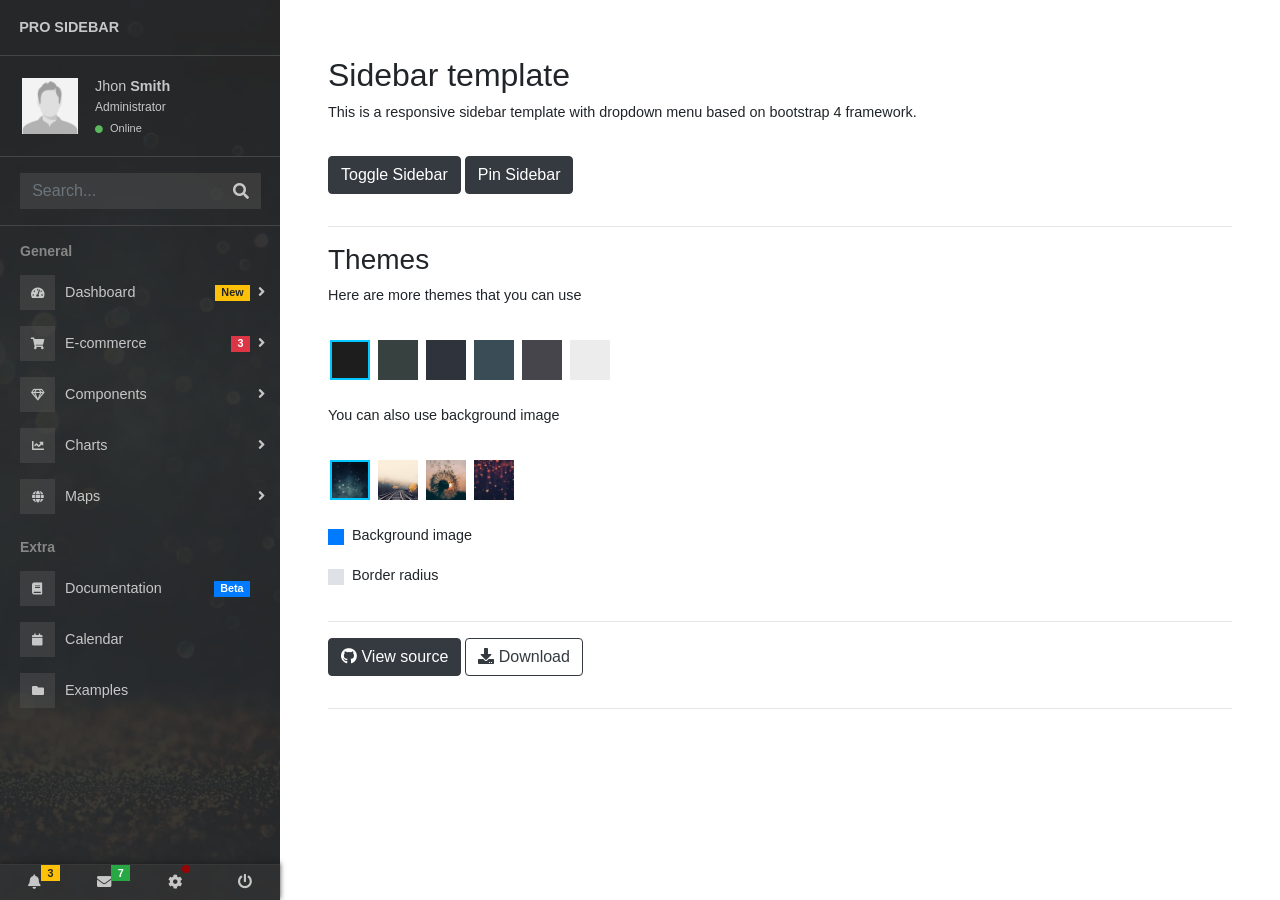
<file: admin-panel.html>
<!DOCTYPE html>
<html lang="en">

<head>
    <meta charset="utf-8">
    <meta http-equiv="X-UA-Compatible" content="IE=edge">
    <meta name="viewport" content="width=device-width, initial-scale=1">
    <meta name="description" content="Responsive sidebar template with sliding effect and dropdown menu based on bootstrap 3">
    <title>Sidebar template</title>

    <!-- using online links -->
    <link rel="stylesheet" href="https://stackpath.bootstrapcdn.com/bootstrap/4.2.1/css/bootstrap.min.css" integrity="sha384-GJzZqFGwb1QTTN6wy59ffF1BuGJpLSa9DkKMp0DgiMDm4iYMj70gZWKYbI706tWS"
        crossorigin="anonymous">
        <link rel="stylesheet" href="https://use.fontawesome.com/releases/v5.8.1/css/all.css" integrity="sha384-50oBUHEmvpQ+1lW4y57PTFmhCaXp0ML5d60M1M7uH2+nqUivzIebhndOJK28anvf" crossorigin="anonymous">
    <link rel="stylesheet" href="//malihu.github.io/custom-scrollbar/jquery.mCustomScrollbar.min.css">

    <!-- using local links -->
    <!-- <link rel="stylesheet" href="../node_modules/bootstrap/dist/css/bootstrap.min.css">
    <link rel="stylesheet" href="../node_modules/@fortawesome/fontawesome-free/css/all.min.css">
    <link rel="stylesheet" href="../node_modules/malihu-custom-scrollbar-plugin/jquery.mCustomScrollbar.css"> -->

    <link rel="stylesheet" href="css/main.css">
    <link rel="stylesheet" href="css/sidebar-themes.css">
    <link rel="shortcut icon" type="image/png" href="img/favicon.png" />
</head>

<body>
    <div class="page-wrapper default-theme sidebar-bg bg1 toggled">
        <nav id="sidebar" class="sidebar-wrapper">
            <div class="sidebar-content">
                <!-- sidebar-brand  -->
                <div class="sidebar-item sidebar-brand">
                    <a href="#">pro sidebar</a>
                </div>
                <!-- sidebar-header  -->
                <div class="sidebar-item sidebar-header d-flex flex-nowrap">
                    <div class="user-pic">
                        <img class="img-responsive img-rounded" src="img/user.jpg" alt="User picture">
                    </div>
                    <div class="user-info">
                        <span class="user-name">Jhon
                            <strong>Smith</strong>
                        </span>
                        <span class="user-role">Administrator</span>
                        <span class="user-status">
                            <i class="fa fa-circle"></i>
                            <span>Online</span>
                        </span>
                    </div>
                </div>
                <!-- sidebar-search  -->
                <div class="sidebar-item sidebar-search">
                    <div>
                        <div class="input-group">
                            <input type="text" class="form-control search-menu" placeholder="Search...">
                            <div class="input-group-append">
                                <span class="input-group-text">
                                    <i class="fa fa-search" aria-hidden="true"></i>
                                </span>
                            </div>
                        </div>
                    </div>
                </div>
                <!-- sidebar-menu  -->
                <div class=" sidebar-item sidebar-menu">
                    <ul>
                        <li class="header-menu">
                            <span>General</span>
                        </li>
                        <li class="sidebar-dropdown">
                            <a href="#">
                                <i class="fa fa-tachometer-alt"></i>
                                <span class="menu-text">Dashboard</span>
                                <span class="badge badge-pill badge-warning">New</span>
                            </a>
                            <div class="sidebar-submenu">
                                <ul>
                                    <li>
                                        <a href="#">Dashboard 1
                                            <span class="badge badge-pill badge-success">Pro</span>
                                        </a>
                                    </li>
                                    <li>
                                        <a href="#">Dashboard 2</a>
                                    </li>
                                    <li>
                                        <a href="#">Dashboard 3</a>
                                    </li>
                                </ul>
                            </div>
                        </li>
                        <li class="sidebar-dropdown">
                            <a href="#">
                                <i class="fa fa-shopping-cart"></i>
                                <span class="menu-text">E-commerce</span>
                                <span class="badge badge-pill badge-danger">3</span>
                            </a>
                            <div class="sidebar-submenu">
                                <ul>
                                    <li>
                                        <a href="#">Products

                                        </a>
                                    </li>
                                    <li>
                                        <a href="#">Orders</a>
                                    </li>
                                    <li>
                                        <a href="#">Credit cart</a>
                                    </li>
                                </ul>
                            </div>
                        </li>
                        <li class="sidebar-dropdown">
                            <a href="#">
                                <i class="far fa-gem"></i>
                                <span class="menu-text">Components</span>
                            </a>
                            <div class="sidebar-submenu">
                                <ul>
                                    <li>
                                        <a href="#">General</a>
                                    </li>
                                    <li>
                                        <a href="#">Panels</a>
                                    </li>
                                    <li>
                                        <a href="#">Tables</a>
                                    </li>
                                    <li>
                                        <a href="#">Icons</a>
                                    </li>
                                    <li>
                                        <a href="#">Forms</a>
                                    </li>
                                </ul>
                            </div>
                        </li>
                        <li class="sidebar-dropdown">
                            <a href="#">
                                <i class="fa fa-chart-line"></i>
                                <span class="menu-text">Charts</span>
                            </a>
                            <div class="sidebar-submenu">
                                <ul>
                                    <li>
                                        <a href="#">Pie chart</a>
                                    </li>
                                    <li>
                                        <a href="#">Line chart</a>
                                    </li>
                                    <li>
                                        <a href="#">Bar chart</a>
                                    </li>
                                    <li>
                                        <a href="#">Histogram</a>
                                    </li>
                                </ul>
                            </div>
                        </li>
                        <li class="sidebar-dropdown">
                            <a href="#">
                                <i class="fa fa-globe"></i>
                                <span class="menu-text">Maps</span>
                            </a>
                            <div class="sidebar-submenu">
                                <ul>
                                    <li>
                                        <a href="#">Google maps</a>
                                    </li>
                                    <li>
                                        <a href="#">Open street map</a>
                                    </li>
                                </ul>
                            </div>
                        </li>
                        <li class="header-menu">
                            <span>Extra</span>
                        </li>
                        <li>
                            <a href="#">
                                <i class="fa fa-book"></i>
                                <span class="menu-text">Documentation</span>
                                <span class="badge badge-pill badge-primary">Beta</span>
                            </a>
                        </li>
                        <li>
                            <a href="#">
                                <i class="fa fa-calendar"></i>
                                <span class="menu-text">Calendar</span>
                            </a>
                        </li>
                        <li>
                            <a href="#">
                                <i class="fa fa-folder"></i>
                                <span class="menu-text">Examples</span>
                            </a>
                        </li>
                    </ul>
                </div>
                <!-- sidebar-menu  -->
            </div>
            <!-- sidebar-footer  -->
            <div class="sidebar-footer">
                <div class="dropdown">

                    <a href="#" data-toggle="dropdown" aria-haspopup="true" aria-expanded="false">
                        <i class="fa fa-bell"></i>
                        <span class="badge badge-pill badge-warning notification">3</span>
                    </a>
                    <div class="dropdown-menu notifications" aria-labelledby="dropdownMenuMessage">
                        <div class="notifications-header">
                            <i class="fa fa-bell"></i>
                            Notifications
                        </div>
                        <div class="dropdown-divider"></div>
                        <a class="dropdown-item" href="#">
                            <div class="notification-content">
                                <div class="icon">
                                    <i class="fas fa-check text-success border border-success"></i>
                                </div>
                                <div class="content">
                                    <div class="notification-detail">Lorem ipsum dolor sit amet consectetur adipisicing
                                        elit. In totam explicabo</div>
                                    <div class="notification-time">
                                        6 minutes ago
                                    </div>
                                </div>
                            </div>
                        </a>
                        <a class="dropdown-item" href="#">
                            <div class="notification-content">
                                <div class="icon">
                                    <i class="fas fa-exclamation text-info border border-info"></i>
                                </div>
                                <div class="content">
                                    <div class="notification-detail">Lorem ipsum dolor sit amet consectetur adipisicing
                                        elit. In totam explicabo</div>
                                    <div class="notification-time">
                                        Today
                                    </div>
                                </div>
                            </div>
                        </a>
                        <a class="dropdown-item" href="#">
                            <div class="notification-content">
                                <div class="icon">
                                    <i class="fas fa-exclamation-triangle text-warning border border-warning"></i>
                                </div>
                                <div class="content">
                                    <div class="notification-detail">Lorem ipsum dolor sit amet consectetur adipisicing
                                        elit. In totam explicabo</div>
                                    <div class="notification-time">
                                        Yesterday
                                    </div>
                                </div>
                            </div>
                        </a>
                        <div class="dropdown-divider"></div>
                        <a class="dropdown-item text-center" href="#">View all notifications</a>
                    </div>
                </div>
                <div class="dropdown">
                    <a href="#" data-toggle="dropdown" aria-haspopup="true" aria-expanded="false">
                        <i class="fa fa-envelope"></i>
                        <span class="badge badge-pill badge-success notification">7</span>
                    </a>
                    <div class="dropdown-menu messages" aria-labelledby="dropdownMenuMessage">
                        <div class="messages-header">
                            <i class="fa fa-envelope"></i>
                            Messages
                        </div>
                        <div class="dropdown-divider"></div>
                        <a class="dropdown-item" href="#">
                            <div class="message-content">
                                <div class="pic">
                                    <img src="img/user.jpg" alt="">
                                </div>
                                <div class="content">
                                    <div class="message-title">
                                        <strong> Jhon doe</strong>
                                    </div>
                                    <div class="message-detail">Lorem ipsum dolor sit amet consectetur adipisicing
                                        elit. In totam explicabo</div>
                                </div>
                            </div>

                        </a>
                        <a class="dropdown-item" href="#">
                            <div class="message-content">
                                <div class="pic">
                                    <img src="img/user.jpg" alt="">
                                </div>
                                <div class="content">
                                    <div class="message-title">
                                        <strong> Jhon doe</strong>
                                    </div>
                                    <div class="message-detail">Lorem ipsum dolor sit amet consectetur adipisicing
                                        elit. In totam explicabo</div>
                                </div>
                            </div>

                        </a>
                        <a class="dropdown-item" href="#">
                            <div class="message-content">
                                <div class="pic">
                                    <img src="img/user.jpg" alt="">
                                </div>
                                <div class="content">
                                    <div class="message-title">
                                        <strong> Jhon doe</strong>
                                    </div>
                                    <div class="message-detail">Lorem ipsum dolor sit amet consectetur adipisicing
                                        elit. In totam explicabo</div>
                                </div>
                            </div>
                        </a>
                        <div class="dropdown-divider"></div>
                        <a class="dropdown-item text-center" href="#">View all messages</a>

                    </div>
                </div>
                <div class="dropdown">
                    <a href="#" data-toggle="dropdown" aria-haspopup="true" aria-expanded="false">
                        <i class="fa fa-cog"></i>
                        <span class="badge-sonar"></span>
                    </a>
                    <div class="dropdown-menu" aria-labelledby="dropdownMenuMessage">
                        <a class="dropdown-item" href="#">My profile</a>
                        <a class="dropdown-item" href="#">Help</a>
                        <a class="dropdown-item" href="#">Setting</a>
                    </div>
                </div>
                <div>
                    <a href="#">
                        <i class="fa fa-power-off"></i>
                    </a>
                </div>
                <div class="pinned-footer">
                    <a href="#">
                        <i class="fas fa-ellipsis-h"></i>
                    </a>
                </div>
            </div>
        </nav>
        <!-- page-content  -->
        <main class="page-content pt-2">
            <div id="overlay" class="overlay"></div>
            <div class="container-fluid p-5">
                <div class="row">
                    <div class="form-group col-md-12">
                        <h2>Sidebar template</h2>
                        <p>This is a responsive sidebar template with dropdown menu based on bootstrap 4 framework.</p>

                    </div>
                    <div class="form-group col-md-12">
                        <a id="toggle-sidebar" class="btn btn-dark" href="#">
                            <span>Toggle Sidebar</span>
                        </a>
                        <a id="pin-sidebar" class="btn btn-dark" href="#">
                            <span>Pin Sidebar</span>
                        </a>

                    </div>
                </div>
                <hr>
                <div class="row">
                    <div class="form-group col-md-12">
                        <h3>Themes</h3>
                        <p>Here are more themes that you can use</p>
                    </div>
                </div>

                <div class="row">
                    <div class="form-group col-md-12">
                        <a href="#" data-theme="default-theme" class="theme default-theme selected"></a>
                        <a href="#" data-theme="chiller-theme" class="theme chiller-theme"></a>
                        <a href="#" data-theme="legacy-theme" class="theme legacy-theme"></a>
                        <a href="#" data-theme="ice-theme" class="theme ice-theme"></a>
                        <a href="#" data-theme="cool-theme" class="theme cool-theme"></a>
                        <a href="#" data-theme="light-theme" class="theme light-theme"></a>
                    </div>
                    <div class="form-group col-md-12">
                        <p>You can also use background image </p>
                    </div>
                    <div class="form-group col-md-12">
                        <a href="#" data-bg="bg1" class="theme theme-bg selected"></a>
                        <a href="#" data-bg="bg2" class="theme theme-bg"></a>
                        <a href="#" data-bg="bg3" class="theme theme-bg"></a>
                        <a href="#" data-bg="bg4" class="theme theme-bg"></a>
                    </div>
                    <div class="form-group col-md-12">
                        <div class="custom-control custom-switch">
                            <input type="checkbox" class="custom-control-input" id="toggle-bg" checked>
                            <label class="custom-control-label" for="toggle-bg">Background image</label>
                        </div>
                    </div>
                    <div class="form-group col-md-12">
                        <div class="custom-control custom-switch">
                            <input type="checkbox" class="custom-control-input" id="toggle-border-radius">
                            <label class="custom-control-label" for="toggle-border-radius">Border radius</label>
                        </div>
                    </div>

                </div>

                <hr>
                <div class="row">
                    <div class="form-group col-md-12">
                        <a href="https://github.com/azouaoui-med/pro-sidebar-template" class="btn btn-dark" target="_blank">
                            <i class="fab fa-github"></i> View source</a>
                        <a href="https://github.com/azouaoui-med/pro-sidebar-template/archive/gh-pages.zip" class="btn btn-outline-dark"
                            target="_blank">
                            <i class="fa fa-download"></i> Download</a>
                    </div>
                </div>
                <hr>
            </div>
        </main>
        <!-- page-content" -->
    </div>
    <!-- page-wrapper -->

    <!-- using online scripts -->
    <script src="https://cdnjs.cloudflare.com/ajax/libs/jquery/3.3.1/jquery.min.js"></script>
    <script src="https://cdnjs.cloudflare.com/ajax/libs/popper.js/1.14.6/umd/popper.min.js" integrity="sha384-wHAiFfRlMFy6i5SRaxvfOCifBUQy1xHdJ/yoi7FRNXMRBu5WHdZYu1hA6ZOblgut"
        crossorigin="anonymous"></script>
    <script src="https://stackpath.bootstrapcdn.com/bootstrap/4.2.1/js/bootstrap.min.js" integrity="sha384-B0UglyR+jN6CkvvICOB2joaf5I4l3gm9GU6Hc1og6Ls7i6U/mkkaduKaBhlAXv9k"
        crossorigin="anonymous"></script>
    <script src="//malihu.github.io/custom-scrollbar/jquery.mCustomScrollbar.concat.min.js"></script>

    <!-- using local scripts -->
    <!-- <script src="../node_modules/jquery/dist/jquery.min.js"></script>
    <script src="../node_modules/popper.js/dist/umd/popper.min.js"></script>
    <script src="../node_modules/bootstrap/dist/js/bootstrap.min.js"></script>
    <script src="../node_modules/malihu-custom-scrollbar-plugin/jquery.mCustomScrollbar.concat.min.js"></script> -->


    <script src="js/main.js"></script>
</body>

</html>
</file>
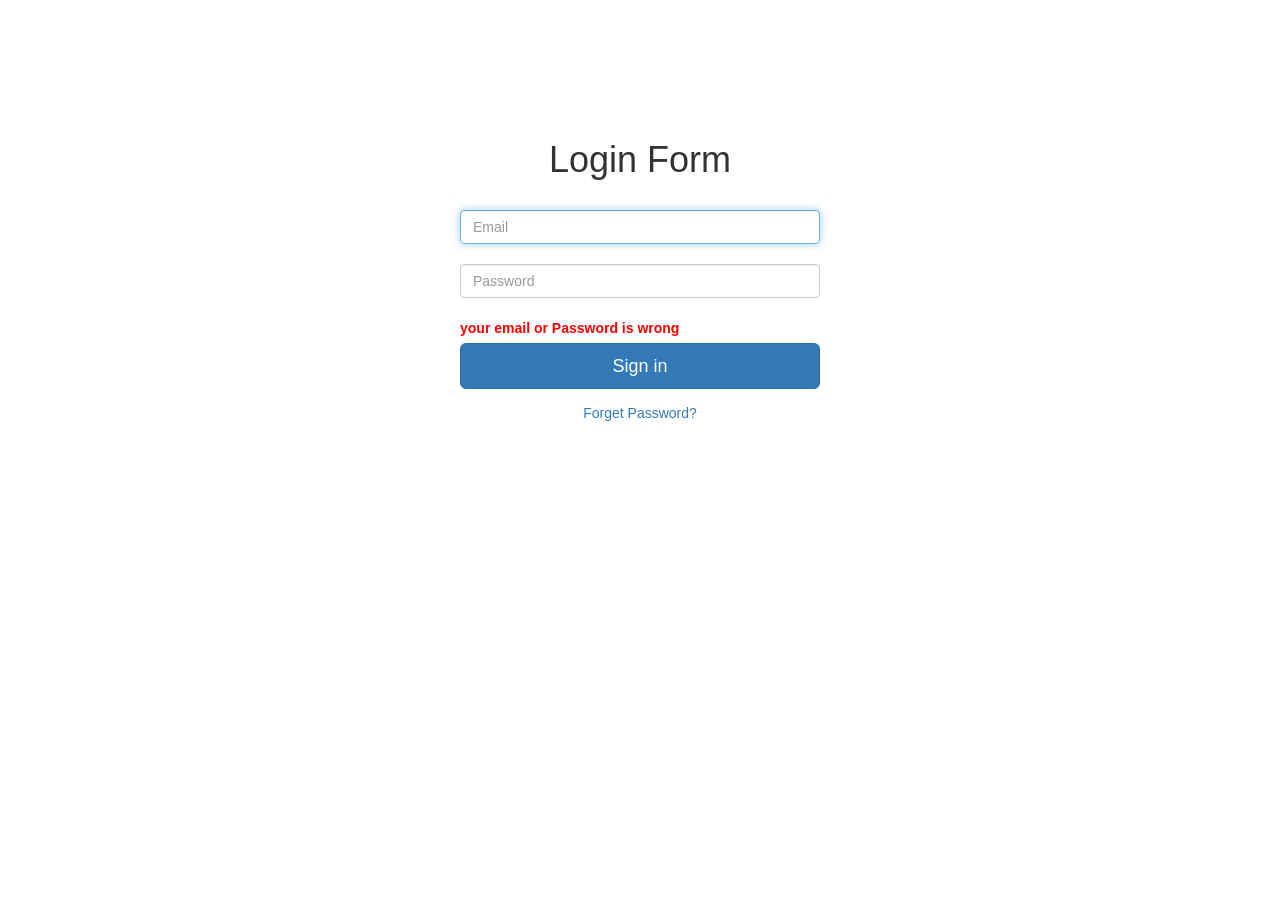
<file: craftsmen/login-form.html>
<html>
<head>
    <title>Industry | Login Page</title>
    <meta charset="utf-8">
    <meta name="viewport" content="width=device-width, initial-scale=1">
    <link rel="stylesheet" href="http://maxcdn.bootstrapcdn.com/bootstrap/3.3.6/css/bootstrap.min.css">
    <script src="https://ajax.googleapis.com/ajax/libs/jquery/1.12.0/jquery.min.js"></script>
    <script src="http://maxcdn.bootstrapcdn.com/bootstrap/3.3.6/js/bootstrap.min.js"></script>

</head>

<body>
<div class="container">
    <div class="row">
        <div class="col-sm-6 col-md-4 col-md-offset-4">

            <div class="account-wall">

                <form class="form-signin" action="models/login.php" method="post">
                    <br/>
                    <br/>
                    <br/>
                    <br/>
                    <br/>
                    <br/>
                    <h1 class="text-center login-title">Login Form</h1>
                    <br/>
                    <input type="email" class="form-control" placeholder="Email" name="email"required autofocus/> 
                <br/>

                    <input type="password" class="form-control" placeholder="Password" name="password" required/>
                    <br/>
                   <label style="color:red">your email or Password is wrong</label>
                   <br>
                    <button class="btn btn-lg btn-primary btn-block" type="submit">
                        Sign in</button>



                </form>
                <div align="center">

                    <a href="forgetPassword.html">Forget Password?</a>

                </div>




            </div>
    </div>
</div>
</div>







</body></html>
</file>
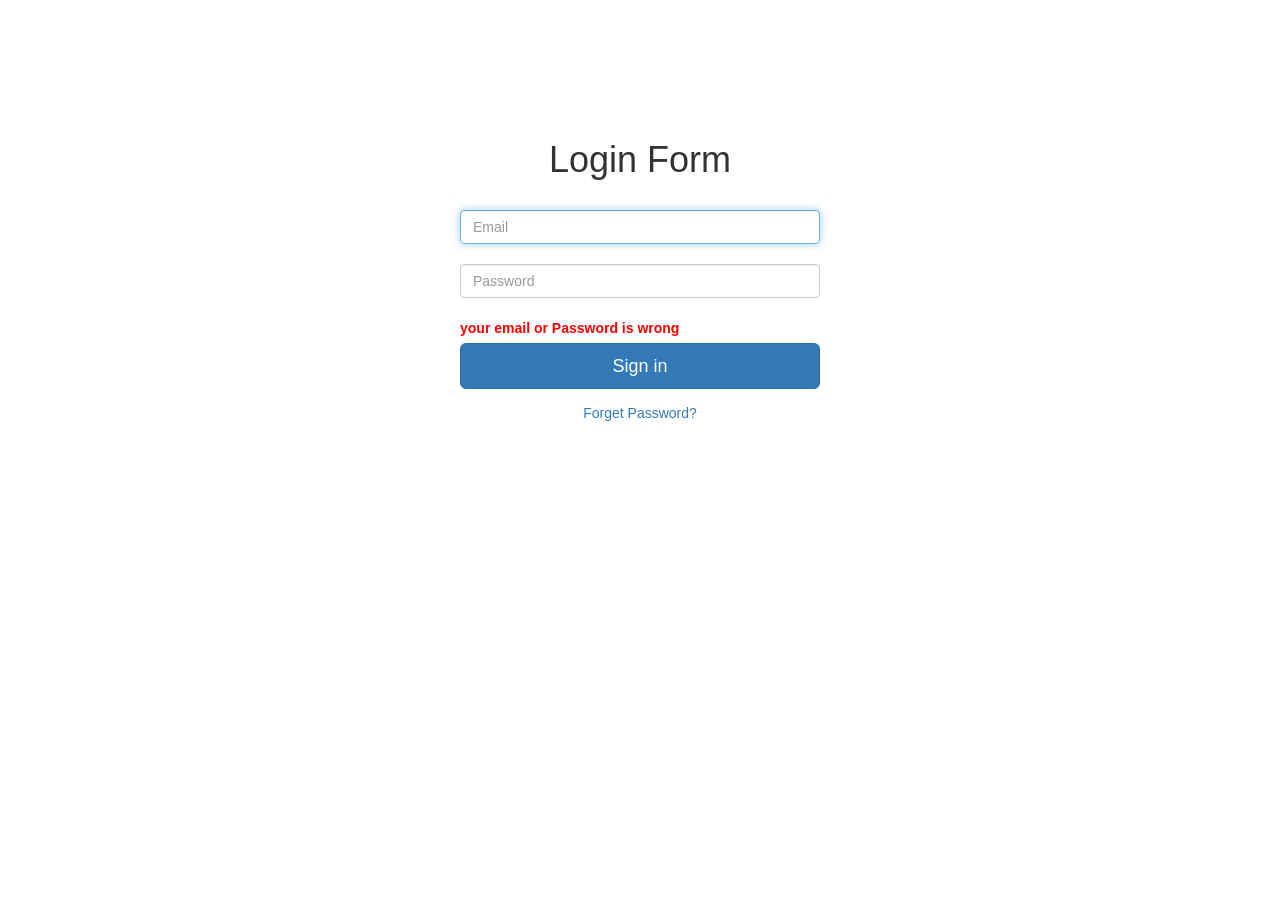
<file: views/Login1.html>
<html>
<head>
    <title>ITI Cafeteria | Login Page</title>
    <meta charset="utf-8">
    <meta name="viewport" content="width=device-width, initial-scale=1">
    <link rel="stylesheet" href="http://maxcdn.bootstrapcdn.com/bootstrap/3.3.6/css/bootstrap.min.css">
    <script src="https://ajax.googleapis.com/ajax/libs/jquery/1.12.0/jquery.min.js"></script>
    <script src="http://maxcdn.bootstrapcdn.com/bootstrap/3.3.6/js/bootstrap.min.js"></script>

</head>

<body>
<div class="container">
    <div class="row">
        <div class="col-sm-6 col-md-4 col-md-offset-4">

            <div class="account-wall">

                <form class="form-signin" action="../models/login.php" method="post">
                    <br/>
                    <br/>
                    <br/>
                    <br/>
                    <br/>
                    <br/>
                    <h1 class="text-center login-title">Login Form</h1>
                    <br/>
                    <input type="email" class="form-control" placeholder="Email" name="email"required autofocus/> 
                <br/>

                    <input type="password" class="form-control" placeholder="Password" name="password" required/>
                    <br/>
                   <label style="color:red">your email or Password is wrong</label>
                   <br>
                    <button class="btn btn-lg btn-primary btn-block" type="submit">
                        Sign in</button>



                </form>
                <div align="center">

                    <a href="forgetPassword.html">Forget Password?</a>

                </div>




            </div>
    </div>
</div>
</div>







</body></html>
</file>
<file: craftsmen/fonts/Simple-Line-Icons-Webfont/style.css>
/**
 * PRESENTATION STYLESHEET
 * ----------------------------------------------------------------------------
 */

/*


       PLEASE NOTE: 
       ============

       THIS FILE IS NOT PART OF THE *REQUIRED FONT ICON FILES* 
       THIS FILE IS USED TO STYLE THE ICON DEMO TEMPLATE FOUND AT DEMO.HTML



*/

*,
*:before,
*:after {
	border: 0 none;
	margin: 0;
	padding: 0;
	font-size: 100%;

	-webkit-box-sizing: border-box;
	   -moz-box-sizing: border-box;
	        box-sizing: border-box;
}

::-webkit-scrollbar {
	width: 12px;
	height: 12px;
}
::-webkit-scrollbar-track {
	background-color: rgba(255, 255, 255, 0.1);
	-webkit-border-radius: 5px;
}
::-webkit-scrollbar-thumb {
	background-color: rgba(0, 0, 0, 0.4);
	-webkit-border-radius: 6px;
}
::-webkit-scrollbar-thumb:hover {
	background-color: rgba(0, 0, 0, 0.6);
}

section, 
header, 
footer {
	display: block;
	position: relative;
}

body {
	background-color: #fff;
	color: #0e8a65;
	font-family: "Helvetica Neue", Helvetica, "DejaVu Sans", Arial, sans-serif;
	line-height: 1.5;
	font-size: 1em;
}


section:after,
.masthead:after {
	content: '';
	pointer-events: none;
	position: absolute;
		bottom: -1.5em;
		left: 50%;
		z-index: 10;
	width: 3em;
	height: 3em;

	background: inherit;
	-webkit-transform: translateX(-50%) rotate(45deg);
	transform: translateX(-50%) rotate(45deg);
}

section header {
	position: relative;
}

section header:after {
	background-color: transparent;
	border-bottom-width: 1px;
	border-bottom-style: solid;
	border-bottom-color: inherit;
	content: '';
	position: absolute;
		left: 40%;
		bottom: 0;
	width: 20%;
	height: 0;
}

.masthead {
	background-color: #fff;
	padding: 3em;
	position: relative;
	text-align: center;
}

.colophon {
	padding: 4.5em 3em;
	position: relative;
}
.colophon .group {
	padding: 3em;
	text-align: center;
}

.masthead hgroup,
.colophon .group {
	margin: auto;
	padding: 0 10%;
	position: absolute;
	top: 50%;
	left: 0%;
	right: 0%;
	-webkit-transform: translate(0%,-50%);
	    -ms-transform: translate(0%,-50%);
	        transform: translate(0%,-50%);
}

.masthead h1 {
	font-size: 2.25em;
	font-weight: bolder;
	line-height: 1.5;
	margin-bottom: 1em;
	text-transform: uppercase;
}

.masthead h2 {
	font-size: 1em;
	font-weight: lighter;
	letter-spacing: 6px;
	text-transform: uppercase;
}

.glyphs, 
.classes {
	margin-left: -1.5em;
	padding: 4.5em 3em;
}

.glyphs header,
.classes header {
	margin-bottom: 2.25em;
	padding-bottom: 2.25em;
	text-align: center;
	text-transform: uppercase;
}

.glyphs h1,
.classes h1 {
	font-size: 2.25em;
	font-weight: bolder;
	line-height: 1.5;
}

.glyphs h2,
.classes h2 {
	font-size: 1em;
	font-weight: normal;
	letter-spacing: 3px;
	text-transform: uppercase;
}

h2 code {
	text-transform: lowercase;
}


.glyphs {
	background-color: #74f3c8;
	color: #0e8a65;
}

.classes {
	background-color: #33383e;
	color: #fff;
}

.glyph {
	cursor: pointer;
	display: inline-block;
	font-size: 1em;
	margin: 0 -0.21em 3em 0;
	padding: 1.5em 0 0 1.5em;
	text-align: center;
	width: 50%;
}

.glyph-item {
	border-radius: 8px;
	display: inline-block;
	width: 1.5em;
	height: 1.5em;
	line-height: 1;
	padding: 0.25em;
	position: relative;
}
.glyph:hover .glyph-item {
	background-color: #0e8a65;
	color: #fff;
} 

.mega {
	font-size: 3em;
}

a, 
a:visited {
	color: #74f3c8;
	text-decoration: none;
}

a:hover, 
a:focus {
		color: #0e8a65;
}

.item-box {
	display: inline-block;
	font-family: consolas, monospace;
	font-size: 1.2em;
	margin: 0 -0.22em 1em 0;
	padding-left: 1em;
	width: 100%;

}

.item {
	background-color: #fff;
	color: #33383e;
	border-radius: 8px;
	display: inline-block;
	padding: 0.5em;
	width: 100%;
}


.colophon .group {
	font-size: 1.5em;
	text-transform: uppercase;
}

.group em {
	font-weight: bold;
	font-style: normal;
}


#wH {
	width: 0;
	position: absolute;
	top: 0;
	bottom: 0;
	left: 0;
}



@media only screen and (min-width: 768px) {
	section:after,
	.masthead:after {
		bottom: -3em;
		width: 6em;
		height: 6em;
	}

	section header {
		position: relative;
	}

	.masthead {
		padding: 6em;
	}

	.colophon {
		padding: 9em 6em;
	}

	.masthead h1 {
		font-size: 4.5em;
	}

	.glyphs, 
	.classes {
		padding: 9em 6em;
	}

	.glyphs header,
	.classes header {
		margin-bottom: 4.5em;
		padding-bottom: 4.5em;
	}

	.glyphs h1,
	.classes h1 {
		font-size: 4.5em;
	}


	.mega {
		font-size: 6em;
	}

    
    .glyph {
		width: 16.66666666666667%;
    }

    .item-box {
		width: 33.333%;
    }
    
    .colophon .group {
    	padding: 6em;
    }
}
</file>
<file: craftsmen/fonts/Simple-Line-Icons-Webfont/simple-line-icons.css>
@font-face {
	font-family: 'Simple-Line-Icons';
	src:url('fonts/Simple-Line-Icons.eot');
	src:url('fonts/Simple-Line-Icons.eot?#iefix') format('embedded-opentype'),
		url('fonts/Simple-Line-Icons.woff') format('woff'),
		url('fonts/Simple-Line-Icons.ttf') format('truetype'),
		url('fonts/Simple-Line-Icons.svg#Simple-Line-Icons') format('svg');
	font-weight: normal;
	font-style: normal;
}

/* Use the following CSS code if you want to use data attributes for inserting your icons */
[data-icon]:before {
	font-family: 'Simple-Line-Icons';
	content: attr(data-icon);
	speak: none;
	font-weight: normal;
	font-variant: normal;
	text-transform: none;
	line-height: 1;
	-webkit-font-smoothing: antialiased;
	-moz-osx-font-smoothing: grayscale;
}

/* Use the following CSS code if you want to have a class per icon */
/*
Instead of a list of all class selectors,
you can use the generic selector below, but it's slower:
[class*="icon-"] {
*/
.icon-user-female, .icon-user-follow, .icon-user-following, .icon-user-unfollow, .icon-trophy, .icon-screen-smartphone, .icon-screen-desktop, .icon-plane, .icon-notebook, .icon-moustache, .icon-mouse, .icon-magnet, .icon-energy, .icon-emoticon-smile, .icon-disc, .icon-cursor-move, .icon-crop, .icon-credit-card, .icon-chemistry, .icon-user, .icon-speedometer, .icon-social-youtube, .icon-social-twitter, .icon-social-tumblr, .icon-social-facebook, .icon-social-dropbox, .icon-social-dribbble, .icon-shield, .icon-screen-tablet, .icon-magic-wand, .icon-hourglass, .icon-graduation, .icon-ghost, .icon-game-controller, .icon-fire, .icon-eyeglasses, .icon-envelope-open, .icon-envelope-letter, .icon-bell, .icon-badge, .icon-anchor, .icon-wallet, .icon-vector, .icon-speech, .icon-puzzle, .icon-printer, .icon-present, .icon-playlist, .icon-pin, .icon-picture, .icon-map, .icon-layers, .icon-handbag, .icon-globe-alt, .icon-globe, .icon-frame, .icon-folder-alt, .icon-film, .icon-feed, .icon-earphones-alt, .icon-earphones, .icon-drop, .icon-drawer, .icon-docs, .icon-directions, .icon-direction, .icon-diamond, .icon-cup, .icon-compass, .icon-call-out, .icon-call-in, .icon-call-end, .icon-calculator, .icon-bubbles, .icon-briefcase, .icon-book-open, .icon-basket-loaded, .icon-basket, .icon-bag, .icon-action-undo, .icon-action-redo, .icon-wrench, .icon-umbrella, .icon-trash, .icon-tag, .icon-support, .icon-size-fullscreen, .icon-size-actual, .icon-shuffle, .icon-share-alt, .icon-share, .icon-rocket, .icon-question, .icon-pie-chart, .icon-pencil, .icon-note, .icon-music-tone-alt, .icon-music-tone, .icon-microphone, .icon-loop, .icon-logout, .icon-login, .icon-list, .icon-like, .icon-home, .icon-grid, .icon-graph, .icon-equalizer, .icon-dislike, .icon-cursor, .icon-control-start, .icon-control-rewind, .icon-control-play, .icon-control-pause, .icon-control-forward, .icon-control-end, .icon-calendar, .icon-bulb, .icon-bar-chart, .icon-arrow-up, .icon-arrow-right, .icon-arrow-left, .icon-arrow-down, .icon-ban, .icon-bubble, .icon-camcorder, .icon-camera, .icon-check, .icon-clock, .icon-close, .icon-cloud-download, .icon-cloud-upload, .icon-doc, .icon-envelope, .icon-eye, .icon-flag, .icon-folder, .icon-heart, .icon-info, .icon-key, .icon-link, .icon-lock, .icon-lock-open, .icon-magnifier, .icon-magnifier-add, .icon-magnifier-remove, .icon-paper-clip, .icon-paper-plane, .icon-plus, .icon-pointer, .icon-power, .icon-refresh, .icon-reload, .icon-settings, .icon-star, .icon-symbol-female, .icon-symbol-male, .icon-target, .icon-volume-1, .icon-volume-2, .icon-volume-off, .icon-users {
	font-family: 'Simple-Line-Icons';
	speak: none;
	font-style: normal;
	font-weight: normal;
	font-variant: normal;
	text-transform: none;
	line-height: 1;
	-webkit-font-smoothing: antialiased;
}
.icon-user-female:before {
	content: "\e000";
}
.icon-user-follow:before {
	content: "\e002";
}
.icon-user-following:before {
	content: "\e003";
}
.icon-user-unfollow:before {
	content: "\e004";
}
.icon-trophy:before {
	content: "\e006";
}
.icon-screen-smartphone:before {
	content: "\e010";
}
.icon-screen-desktop:before {
	content: "\e011";
}
.icon-plane:before {
	content: "\e012";
}
.icon-notebook:before {
	content: "\e013";
}
.icon-moustache:before {
	content: "\e014";
}
.icon-mouse:before {
	content: "\e015";
}
.icon-magnet:before {
	content: "\e016";
}
.icon-energy:before {
	content: "\e020";
}
.icon-emoticon-smile:before {
	content: "\e021";
}
.icon-disc:before {
	content: "\e022";
}
.icon-cursor-move:before {
	content: "\e023";
}
.icon-crop:before {
	content: "\e024";
}
.icon-credit-card:before {
	content: "\e025";
}
.icon-chemistry:before {
	content: "\e026";
}
.icon-user:before {
	content: "\e005";
}
.icon-speedometer:before {
	content: "\e007";
}
.icon-social-youtube:before {
	content: "\e008";
}
.icon-social-twitter:before {
	content: "\e009";
}
.icon-social-tumblr:before {
	content: "\e00a";
}
.icon-social-facebook:before {
	content: "\e00b";
}
.icon-social-dropbox:before {
	content: "\e00c";
}
.icon-social-dribbble:before {
	content: "\e00d";
}
.icon-shield:before {
	content: "\e00e";
}
.icon-screen-tablet:before {
	content: "\e00f";
}
.icon-magic-wand:before {
	content: "\e017";
}
.icon-hourglass:before {
	content: "\e018";
}
.icon-graduation:before {
	content: "\e019";
}
.icon-ghost:before {
	content: "\e01a";
}
.icon-game-controller:before {
	content: "\e01b";
}
.icon-fire:before {
	content: "\e01c";
}
.icon-eyeglasses:before {
	content: "\e01d";
}
.icon-envelope-open:before {
	content: "\e01e";
}
.icon-envelope-letter:before {
	content: "\e01f";
}
.icon-bell:before {
	content: "\e027";
}
.icon-badge:before {
	content: "\e028";
}
.icon-anchor:before {
	content: "\e029";
}
.icon-wallet:before {
	content: "\e02a";
}
.icon-vector:before {
	content: "\e02b";
}
.icon-speech:before {
	content: "\e02c";
}
.icon-puzzle:before {
	content: "\e02d";
}
.icon-printer:before {
	content: "\e02e";
}
.icon-present:before {
	content: "\e02f";
}
.icon-playlist:before {
	content: "\e030";
}
.icon-pin:before {
	content: "\e031";
}
.icon-picture:before {
	content: "\e032";
}
.icon-map:before {
	content: "\e033";
}
.icon-layers:before {
	content: "\e034";
}
.icon-handbag:before {
	content: "\e035";
}
.icon-globe-alt:before {
	content: "\e036";
}
.icon-globe:before {
	content: "\e037";
}
.icon-frame:before {
	content: "\e038";
}
.icon-folder-alt:before {
	content: "\e039";
}
.icon-film:before {
	content: "\e03a";
}
.icon-feed:before {
	content: "\e03b";
}
.icon-earphones-alt:before {
	content: "\e03c";
}
.icon-earphones:before {
	content: "\e03d";
}
.icon-drop:before {
	content: "\e03e";
}
.icon-drawer:before {
	content: "\e03f";
}
.icon-docs:before {
	content: "\e040";
}
.icon-directions:before {
	content: "\e041";
}
.icon-direction:before {
	content: "\e042";
}
.icon-diamond:before {
	content: "\e043";
}
.icon-cup:before {
	content: "\e044";
}
.icon-compass:before {
	content: "\e045";
}
.icon-call-out:before {
	content: "\e046";
}
.icon-call-in:before {
	content: "\e047";
}
.icon-call-end:before {
	content: "\e048";
}
.icon-calculator:before {
	content: "\e049";
}
.icon-bubbles:before {
	content: "\e04a";
}
.icon-briefcase:before {
	content: "\e04b";
}
.icon-book-open:before {
	content: "\e04c";
}
.icon-basket-loaded:before {
	content: "\e04d";
}
.icon-basket:before {
	content: "\e04e";
}
.icon-bag:before {
	content: "\e04f";
}
.icon-action-undo:before {
	content: "\e050";
}
.icon-action-redo:before {
	content: "\e051";
}
.icon-wrench:before {
	content: "\e052";
}
.icon-umbrella:before {
	content: "\e053";
}
.icon-trash:before {
	content: "\e054";
}
.icon-tag:before {
	content: "\e055";
}
.icon-support:before {
	content: "\e056";
}
.icon-size-fullscreen:before {
	content: "\e057";
}
.icon-size-actual:before {
	content: "\e058";
}
.icon-shuffle:before {
	content: "\e059";
}
.icon-share-alt:before {
	content: "\e05a";
}
.icon-share:before {
	content: "\e05b";
}
.icon-rocket:before {
	content: "\e05c";
}
.icon-question:before {
	content: "\e05d";
}
.icon-pie-chart:before {
	content: "\e05e";
}
.icon-pencil:before {
	content: "\e05f";
}
.icon-note:before {
	content: "\e060";
}
.icon-music-tone-alt:before {
	content: "\e061";
}
.icon-music-tone:before {
	content: "\e062";
}
.icon-microphone:before {
	content: "\e063";
}
.icon-loop:before {
	content: "\e064";
}
.icon-logout:before {
	content: "\e065";
}
.icon-login:before {
	content: "\e066";
}
.icon-list:before {
	content: "\e067";
}
.icon-like:before {
	content: "\e068";
}
.icon-home:before {
	content: "\e069";
}
.icon-grid:before {
	content: "\e06a";
}
.icon-graph:before {
	content: "\e06b";
}
.icon-equalizer:before {
	content: "\e06c";
}
.icon-dislike:before {
	content: "\e06d";
}
.icon-cursor:before {
	content: "\e06e";
}
.icon-control-start:before {
	content: "\e06f";
}
.icon-control-rewind:before {
	content: "\e070";
}
.icon-control-play:before {
	content: "\e071";
}
.icon-control-pause:before {
	content: "\e072";
}
.icon-control-forward:before {
	content: "\e073";
}
.icon-control-end:before {
	content: "\e074";
}
.icon-calendar:before {
	content: "\e075";
}
.icon-bulb:before {
	content: "\e076";
}
.icon-bar-chart:before {
	content: "\e077";
}
.icon-arrow-up:before {
	content: "\e078";
}
.icon-arrow-right:before {
	content: "\e079";
}
.icon-arrow-left:before {
	content: "\e07a";
}
.icon-arrow-down:before {
	content: "\e07b";
}
.icon-ban:before {
	content: "\e07c";
}
.icon-bubble:before {
	content: "\e07d";
}
.icon-camcorder:before {
	content: "\e07e";
}
.icon-camera:before {
	content: "\e07f";
}
.icon-check:before {
	content: "\e080";
}
.icon-clock:before {
	content: "\e081";
}
.icon-close:before {
	content: "\e082";
}
.icon-cloud-download:before {
	content: "\e083";
}
.icon-cloud-upload:before {
	content: "\e084";
}
.icon-doc:before {
	content: "\e085";
}
.icon-envelope:before {
	content: "\e086";
}
.icon-eye:before {
	content: "\e087";
}
.icon-flag:before {
	content: "\e088";
}
.icon-folder:before {
	content: "\e089";
}
.icon-heart:before {
	content: "\e08a";
}
.icon-info:before {
	content: "\e08b";
}
.icon-key:before {
	content: "\e08c";
}
.icon-link:before {
	content: "\e08d";
}
.icon-lock:before {
	content: "\e08e";
}
.icon-lock-open:before {
	content: "\e08f";
}
.icon-magnifier:before {
	content: "\e090";
}
.icon-magnifier-add:before {
	content: "\e091";
}
.icon-magnifier-remove:before {
	content: "\e092";
}
.icon-paper-clip:before {
	content: "\e093";
}
.icon-paper-plane:before {
	content: "\e094";
}
.icon-plus:before {
	content: "\e095";
}
.icon-pointer:before {
	content: "\e096";
}
.icon-power:before {
	content: "\e097";
}
.icon-refresh:before {
	content: "\e098";
}
.icon-reload:before {
	content: "\e099";
}
.icon-settings:before {
	content: "\e09a";
}
.icon-star:before {
	content: "\e09b";
}
.icon-symbol-female:before {
	content: "\e09c";
}
.icon-symbol-male:before {
	content: "\e09d";
}
.icon-target:before {
	content: "\e09e";
}
.icon-volume-1:before {
	content: "\e09f";
}
.icon-volume-2:before {
	content: "\e0a0";
}
.icon-volume-off:before {
	content: "\e0a1";
}
.icon-users:before {
	content: "\e001";
}
</file>
<file: css/main.css>
@-webkit-keyframes swing {
  0%, 30%, 50%, 70%, 100% {
    -webkit-transform: rotate(0deg);
    transform: rotate(0deg); }
  10% {
    -webkit-transform: rotate(10deg);
    transform: rotate(10deg); }
  40% {
    -webkit-transform: rotate(-10deg);
    transform: rotate(-10deg); }
  60% {
    -webkit-transform: rotate(5deg);
    transform: rotate(5deg); }
  80% {
    -webkit-transform: rotate(-5deg);
    transform: rotate(-5deg); } }

@keyframes swing {
  0%, 30%, 50%, 70%, 100% {
    -webkit-transform: rotate(0deg);
    transform: rotate(0deg); }
  10% {
    -webkit-transform: rotate(10deg);
    transform: rotate(10deg); }
  40% {
    -webkit-transform: rotate(-10deg);
    transform: rotate(-10deg); }
  60% {
    -webkit-transform: rotate(5deg);
    transform: rotate(5deg); }
  80% {
    -webkit-transform: rotate(-5deg);
    transform: rotate(-5deg); } }

@-webkit-keyframes sonar {
  0% {
    -webkit-transform: scale(0.9);
    transform: scale(0.9);
    opacity: 1; }
  100% {
    -webkit-transform: scale(2);
    transform: scale(2);
    opacity: 0; } }

@keyframes sonar {
  0% {
    -webkit-transform: scale(0.9);
    transform: scale(0.9);
    opacity: 1; }
  100% {
    -webkit-transform: scale(2);
    transform: scale(2);
    opacity: 0; } }

.sidebar-wrapper {
  width: 280px;
  height: 100%;
  max-height: 100%;
  position: fixed;
  top: 0;
  left: -280px;
  z-index: 999;
  -webkit-transition: left .3s ease, width .3s ease;
  transition: left .3s ease, width .3s ease; }
  .sidebar-wrapper ul {
    list-style-type: none;
    padding: 0;
    margin: 0; }
  .sidebar-wrapper a {
    text-decoration: none;
    -webkit-transition: color .3s ease;
    transition: color .3s ease; }
  .sidebar-wrapper .sidebar-item {
    -webkit-transition: all .3s linear;
    transition: all .3s linear; }
  .sidebar-wrapper .sidebar-content {
    max-height: calc(100% -35px);
    height: calc(100% - 35px);
    overflow-y: scroll;
    position: relative; }
    .sidebar-wrapper .sidebar-content.desktop {
      overflow-y: hidden; }
  .sidebar-wrapper .badge {
    border-radius: 0; }

.sidebar-bg .sidebar-wrapper {
  background-size: cover;
  background-position: center;
  background-repeat: no-repeat; }
  .sidebar-bg .sidebar-wrapper:before {
    content: '';
    position: absolute;
    top: 0;
    right: 0;
    bottom: 0;
    left: 0; }

.sidebar-wrapper .sidebar-brand {
  padding: 1rem 1.2rem;
  display: -webkit-box;
  display: -ms-flexbox;
  display: flex;
  -webkit-box-align: center;
  -ms-flex-align: center;
  align-items: center;
  height: 55px; }
  .sidebar-wrapper .sidebar-brand > a {
    text-transform: uppercase;
    font-weight: bold;
    -webkit-box-flex: 1;
    -ms-flex-positive: 1;
    flex-grow: 1;
    overflow: hidden;
    white-space: nowrap;
    text-overflow: ellipsis; }

.sidebar-wrapper .sidebar-header {
  padding: 20px;
  overflow: hidden; }
  .sidebar-wrapper .sidebar-header .user-pic {
    width: 60px;
    padding: 2px;
    margin-right: 15px;
    overflow: hidden; }
    .sidebar-wrapper .sidebar-header .user-pic img {
      -o-object-fit: cover;
      object-fit: cover;
      height: 100%;
      width: 100%; }
  .sidebar-wrapper .sidebar-header .user-info {
    overflow: hidden; }
    .sidebar-wrapper .sidebar-header .user-info > span {
      display: block;
      white-space: nowrap;
      text-overflow: ellipsis; }
    .sidebar-wrapper .sidebar-header .user-info .user-role {
      font-size: 12px; }
    .sidebar-wrapper .sidebar-header .user-info .user-status {
      font-size: 11px;
      margin-top: 4px; }
      .sidebar-wrapper .sidebar-header .user-info .user-status i {
        font-size: 8px;
        margin-right: 4px;
        color: #5cb85c; }

.sidebar-wrapper .sidebar-search > div {
  padding: 1rem 1.2rem; }

.sidebar-wrapper .sidebar-search input {
  border-radius: 0; }

.sidebar-wrapper .sidebar-search .input-group {
  -ms-flex-wrap: nowrap;
  flex-wrap: nowrap; }

.sidebar-wrapper .sidebar-search .input-group-append .input-group-text {
  border-radius: 0;
  border-left: 0; }

.sidebar-wrapper .sidebar-menu {
  padding-bottom: 10px; }
  .sidebar-wrapper .sidebar-menu .header-menu span {
    font-weight: bold;
    font-size: 14px;
    padding: 15px 20px 5px 20px;
    display: inline-block; }
  .sidebar-wrapper .sidebar-menu ul li a {
    display: -webkit-box;
    display: -ms-flexbox;
    display: flex;
    -ms-flex-wrap: nowrap;
    flex-wrap: nowrap;
    -webkit-box-align: center;
    -ms-flex-align: center;
    align-items: center;
    text-decoration: none;
    position: relative;
    padding: 8px 30px 8px 20px;
    width: 100%; }
    .sidebar-wrapper .sidebar-menu ul li a:hover > i::before {
      display: inline-block;
      -webkit-animation: swing ease-in-out .5s 1 alternate;
      animation: swing ease-in-out .5s 1 alternate; }
    .sidebar-wrapper .sidebar-menu ul li a i {
      margin-right: 10px;
      font-size: 12px;
      width: 35px;
      height: 35px;
      line-height: 35px;
      text-align: center;
      -ms-flex-negative: 0;
      flex-shrink: 0; }
    .sidebar-wrapper .sidebar-menu ul li a .menu-text {
      -webkit-box-flex: 1;
      -ms-flex-positive: 1;
      flex-grow: 1;
      white-space: nowrap;
      text-overflow: ellipsis;
      -ms-flex-negative: 1;
      flex-shrink: 1;
      overflow: hidden; }
  .sidebar-wrapper .sidebar-menu .sidebar-dropdown > a:after {
    font-family: "Font Awesome 5 Free";
    font-weight: 900;
    content: "\f105";
    display: inline-block;
    font-style: normal;
    font-variant: normal;
    text-rendering: auto;
    -webkit-font-smoothing: antialiased;
    -moz-osx-font-smoothing: grayscale;
    text-align: center;
    background: 0 0;
    position: absolute;
    right: 15px;
    top: 14px;
    -webkit-transition: -webkit-transform .3s ease;
    transition: -webkit-transform .3s ease;
    transition: transform .3s ease;
    transition: transform .3s ease, -webkit-transform .3s ease; }
  .sidebar-wrapper .sidebar-menu .sidebar-dropdown .sidebar-submenu {
    display: none; }
    .sidebar-wrapper .sidebar-menu .sidebar-dropdown .sidebar-submenu ul {
      padding: 5px 0; }
    .sidebar-wrapper .sidebar-menu .sidebar-dropdown .sidebar-submenu li {
      padding-left: 25px;
      font-size: 13px; }
      .sidebar-wrapper .sidebar-menu .sidebar-dropdown .sidebar-submenu li a {
        overflow: hidden;
        white-space: nowrap;
        text-overflow: ellipsis; }
        .sidebar-wrapper .sidebar-menu .sidebar-dropdown .sidebar-submenu li a:before {
          content: "\f111";
          font-family: "Font Awesome 5 Free";
          font-weight: 400;
          font-style: normal;
          display: inline-block;
          text-align: center;
          text-decoration: none;
          -webkit-font-smoothing: antialiased;
          -moz-osx-font-smoothing: grayscale;
          margin-right: 10px;
          font-size: 8px; }
        .sidebar-wrapper .sidebar-menu .sidebar-dropdown .sidebar-submenu li a .badge,
        .sidebar-wrapper .sidebar-menu .sidebar-dropdown .sidebar-submenu li a .label {
          margin-left: auto; }
  .sidebar-wrapper .sidebar-menu .sidebar-dropdown.active > a:after {
    -webkit-transform: rotate(90deg);
    transform: rotate(90deg);
    right: 15px; }

.sidebar-wrapper .sidebar-footer {
  position: absolute;
  width: 100%;
  bottom: 0;
  display: -webkit-box;
  display: -ms-flexbox;
  display: flex; }
  .sidebar-wrapper .sidebar-footer > div {
    -webkit-box-flex: 1;
    -ms-flex-positive: 1;
    flex-grow: 1;
    text-align: center;
    height: 35px;
    line-height: 35px;
    position: static;
    display: -webkit-box;
    display: -ms-flexbox;
    display: flex; }
    .sidebar-wrapper .sidebar-footer > div > a {
      -webkit-box-flex: 1;
      -ms-flex-positive: 1;
      flex-grow: 1; }
    .sidebar-wrapper .sidebar-footer > div a .notification {
      position: absolute;
      top: 0; }
    .sidebar-wrapper .sidebar-footer > div.pinned-footer {
      display: none; }
  .sidebar-wrapper .sidebar-footer .dropdown-menu {
    bottom: 36px;
    left: 0 !important;
    top: initial !important;
    right: 0;
    -webkit-transform: none !important;
    transform: none !important;
    border-radius: 0;
    font-size: .9rem; }
  .sidebar-wrapper .sidebar-footer .messages .dropdown-item {
    padding: .25rem 1rem; }
  .sidebar-wrapper .sidebar-footer .messages .messages-header {
    padding: 0 1rem; }
  .sidebar-wrapper .sidebar-footer .messages .message-content {
    display: -webkit-box;
    display: -ms-flexbox;
    display: flex; }
    .sidebar-wrapper .sidebar-footer .messages .message-content .pic {
      width: 40px;
      height: 40px;
      overflow: hidden; }
      .sidebar-wrapper .sidebar-footer .messages .message-content .pic img {
        -o-object-fit: cover;
        object-fit: cover;
        height: 100%; }
    .sidebar-wrapper .sidebar-footer .messages .message-content .content {
      line-height: 1.6;
      padding-left: 5px;
      width: calc(100% - 40px); }
      .sidebar-wrapper .sidebar-footer .messages .message-content .content .message-title {
        font-size: 13px; }
      .sidebar-wrapper .sidebar-footer .messages .message-content .content .message-detail {
        font-size: 12px;
        white-space: nowrap;
        overflow: hidden;
        text-overflow: ellipsis; }
  .sidebar-wrapper .sidebar-footer .notifications .dropdown-item {
    padding: .25rem 1rem; }
  .sidebar-wrapper .sidebar-footer .notifications .notifications-header {
    padding: 0 1rem; }
  .sidebar-wrapper .sidebar-footer .notifications .notification-content {
    display: -webkit-box;
    display: -ms-flexbox;
    display: flex; }
    .sidebar-wrapper .sidebar-footer .notifications .notification-content .icon {
      width: 40px;
      height: 40px; }
      .sidebar-wrapper .sidebar-footer .notifications .notification-content .icon i {
        width: 35px;
        height: 35px;
        text-align: center;
        line-height: 35px; }
    .sidebar-wrapper .sidebar-footer .notifications .notification-content .content {
      line-height: 1.6;
      padding-left: 5px;
      width: calc(100% - 40px); }
      .sidebar-wrapper .sidebar-footer .notifications .notification-content .content .notification-time {
        font-size: .7rem;
        color: #828282; }
      .sidebar-wrapper .sidebar-footer .notifications .notification-content .content .notification-detail {
        font-size: 12px;
        white-space: nowrap;
        overflow: hidden;
        text-overflow: ellipsis; }
  .sidebar-wrapper .sidebar-footer .badge-sonar {
    display: inline-block;
    background: #980303;
    border-radius: 50%;
    height: 8px;
    width: 8px;
    position: absolute;
    top: 0; }
    .sidebar-wrapper .sidebar-footer .badge-sonar:after {
      content: '';
      position: absolute;
      top: 0;
      left: 0;
      border: 2px solid #980303;
      opacity: 0;
      border-radius: 50%;
      width: 100%;
      height: 100%;
      -webkit-animation: sonar 1.5s infinite;
      animation: sonar 1.5s infinite; }

body {
  font-size: .9rem; }

/*----------------page-wrapper----------------*/
.page-wrapper {
  height: 100vh; }
  .page-wrapper .theme {
    width: 40px;
    height: 40px;
    display: inline-block;
    margin: 2px;
    background-size: cover; }
  .page-wrapper .theme.selected {
    border: 2px solid #00c7ff; }
  .page-wrapper .theme.default-theme {
    background: #1d1d1d; }
  .page-wrapper .theme.chiller-theme {
    background: #374140; }
  .page-wrapper .theme.legacy-theme {
    background: #2e333c; }
  .page-wrapper .theme.ice-theme {
    background: #3a4d56; }
  .page-wrapper .theme.cool-theme {
    background: #46454c; }
  .page-wrapper .theme.light-theme {
    background: #ececec; }
  .page-wrapper .page-content {
    display: inline-block;
    width: 100%;
    -webkit-transition: padding-left .3s ease;
    transition: padding-left .3s ease;
    overflow-x: hidden; }
    .page-wrapper .page-content .overlay {
      position: fixed;
      top: 0;
      right: 0;
      bottom: 0;
      left: 0;
      z-index: 998;
      background: #000;
      opacity: .5;
      display: none; }
  .page-wrapper.toggled .sidebar-wrapper {
    left: 0px; }
  @media screen and (min-width: 768px) {
    .page-wrapper.toggled .page-content {
      padding-left: 280px; } }
  @media screen and (max-width: 768px) {
    .page-wrapper.toggled .page-content .overlay {
      display: block; } }
  @media screen and (min-width: 768px) {
    .page-wrapper.toggled.pinned .page-content {
      padding-left: 80px; } }
  .page-wrapper.pinned:not(.sidebar-hovered) .sidebar-wrapper {
    width: 80px; }
    .page-wrapper.pinned:not(.sidebar-hovered) .sidebar-wrapper .sidebar-header {
      padding: 10px; }
      .page-wrapper.pinned:not(.sidebar-hovered) .sidebar-wrapper .sidebar-header .user-pic {
        margin: 0 auto;
        width: 50px;
        float: none; }
        .page-wrapper.pinned:not(.sidebar-hovered) .sidebar-wrapper .sidebar-header .user-pic img {
          margin: auto; }
    .page-wrapper.pinned:not(.sidebar-hovered) .sidebar-wrapper .sidebar-search input,
    .page-wrapper.pinned:not(.sidebar-hovered) .sidebar-wrapper .sidebar-header .user-info,
    .page-wrapper.pinned:not(.sidebar-hovered) .sidebar-wrapper .sidebar-menu .header-menu,
    .page-wrapper.pinned:not(.sidebar-hovered) .sidebar-wrapper .sidebar-menu .sidebar-submenu,
    .page-wrapper.pinned:not(.sidebar-hovered) .sidebar-wrapper .sidebar-menu ul > li > a > span,
    .page-wrapper.pinned:not(.sidebar-hovered) .sidebar-wrapper .sidebar-menu ul > li > a::after,
    .page-wrapper.pinned:not(.sidebar-hovered) .sidebar-wrapper .sidebar-footer > div:not(.pinned-footer) {
      display: none !important; }
    .page-wrapper.pinned:not(.sidebar-hovered) .sidebar-wrapper .sidebar-search .input-group-text {
      height: 35px; }
    .page-wrapper.pinned:not(.sidebar-hovered) .sidebar-wrapper .sidebar-footer > div.pinned-footer {
      display: block; }
  .page-wrapper .mCSB_scrollTools {
    width: 6px; }
  .page-wrapper .mCSB_inside > .mCSB_container {
    margin-right: 0px; }

/*----------sidebar background images --------------*/
.sidebar-bg.bg1 .sidebar-wrapper {
  background-image: url(../img/bg1.jpg); }

.sidebar-bg.bg2 .sidebar-wrapper {
  background-image: url(../img/bg2.jpg); }

.sidebar-bg.bg3 .sidebar-wrapper {
  background-image: url(../img/bg3.jpg); }

.sidebar-bg.bg4 .sidebar-wrapper {
  background-image: url(../img/bg4.jpg); }

[data-bg="bg1"] {
  background-image: url(../img/bg1.jpg); }

[data-bg="bg2"] {
  background-image: url(../img/bg2.jpg); }

[data-bg="bg3"] {
  background-image: url(../img/bg3.jpg); }

[data-bg="bg4"] {
  background-image: url(../img/bg4.jpg); }

/*---- border-radius ------*/
.boder-radius-on .sidebar-header .user-pic {
  border-radius: 12px; }

.boder-radius-on .badge {
  border-radius: 8px; }

.boder-radius-on .sidebar-menu ul li i {
  border-radius: 4px; }

.boder-radius-on .sidebar-footer .dropdown-menu {
  border-top-left-radius: 4px;
  border-top-right-radius: 4px; }
  .boder-radius-on .sidebar-footer .dropdown-menu .notification-content i,
  .boder-radius-on .sidebar-footer .dropdown-menu .message-content .pic {
    border-radius: 4px; }

.boder-radius-on .sidebar-search input {
  border-top-left-radius: 4px;
  border-bottom-left-radius: 4px; }

.boder-radius-on .sidebar-search .input-group-append .input-group-text {
  border-top-right-radius: 4px;
  border-bottom-right-radius: 4px; }
</file>
<file: css/sidebar-themes.css>
.default-theme .sidebar-wrapper {
  background-color: #1d1d1d; }
  .default-theme .sidebar-wrapper .sidebar-item {
    border-top: 1px solid #2b2b2b; }
    .default-theme .sidebar-wrapper .sidebar-item:first-child {
      border-top: none; }
  .default-theme .sidebar-wrapper a:not(.dropdown-item),
  .default-theme .sidebar-wrapper .sidebar-header,
  .default-theme .sidebar-wrapper .sidebar-search input,
  .default-theme .sidebar-wrapper .sidebar-search i {
    color: #adadad; }
  .default-theme .sidebar-wrapper a:not(.dropdown-item):hover,
  .default-theme .sidebar-wrapper .sidebar-menu li.active > a {
    color: #d8d8d8; }
  .default-theme .sidebar-wrapper .sidebar-search input.search-menu,
  .default-theme .sidebar-wrapper .sidebar-search .input-group-text {
    background-color: #2b2b2b;
    border: none;
    -webkit-box-shadow: none;
    box-shadow: none;
    margin-left: 1px; }
  .default-theme .sidebar-wrapper .sidebar-menu a:hover i,
  .default-theme .sidebar-wrapper .sidebar-menu a:hover:before,
  .default-theme .sidebar-wrapper .sidebar-menu li.active a i {
    color: #22ff16; }
  .default-theme .sidebar-wrapper .sidebar-menu ul li a i {
    background-color: #2b2b2b; }
  .default-theme .sidebar-wrapper .sidebar-menu .sidebar-dropdown div {
    background-color: #2b2b2b; }
  .default-theme .sidebar-wrapper .sidebar-menu .header-menu span {
    color: #868686; }
  .default-theme .sidebar-wrapper .sidebar-footer {
    background-color: #2b2b2b;
    -webkit-box-shadow: 0px -1px 5px #1d1d1d;
    box-shadow: 0px -1px 5px #1d1d1d;
    border-top: 1px solid #2b2b2b; }
  .default-theme .sidebar-wrapper .sidebar-footer > div:first-child {
    border-left: none; }
  .default-theme .sidebar-wrapper .sidebar-footer > div:last-child {
    border-right: none; }

.default-theme.toggled #close-sidebar {
  color: #adadad; }

.default-theme.toggled #close-sidebar:hover {
  color: #d8d8d8; }

.default-theme .mCSB_scrollTools .mCSB_dragger .mCSB_dragger_bar,
.default-theme .mCSB_scrollTools .mCSB_dragger.mCSB_dragger_onDrag .mCSB_dragger_bar,
.default-theme .mCSB_scrollTools .mCSB_dragger:hover .mCSB_dragger_bar {
  background-color: #525965;
  border-radius: 0; }

.default-theme .mCSB_scrollTools .mCSB_draggerRail {
  background-color: transparent; }

.default-theme.sidebar-bg .sidebar-wrapper:before {
  background-color: rgba(42, 42, 42, 0.9); }

.default-theme.sidebar-bg .sidebar-wrapper a:not(.dropdown-item),
.default-theme.sidebar-bg .sidebar-wrapper .sidebar-header,
.default-theme.sidebar-bg .sidebar-wrapper .sidebar-search input,
.default-theme.sidebar-bg .sidebar-wrapper .sidebar-search i {
  color: #c7c7c7; }

.default-theme.sidebar-bg .sidebar-wrapper a:not(.dropdown-item):hover,
.default-theme.sidebar-bg .sidebar-wrapper .sidebar-menu li.active > a {
  color: #f2f2f2; }

.default-theme.sidebar-bg .sidebar-wrapper .sidebar-item {
  border-color: #454545; }

.default-theme.sidebar-bg .sidebar-wrapper .sidebar-search input.search-menu,
.default-theme.sidebar-bg .sidebar-wrapper .sidebar-search .input-group-text {
  background-color: rgba(81, 81, 81, 0.5); }

.default-theme.sidebar-bg .sidebar-wrapper .sidebar-menu .sidebar-dropdown div {
  background-color: rgba(81, 81, 81, 0.5); }

.default-theme.sidebar-bg .sidebar-wrapper .sidebar-menu ul li a i {
  background-color: rgba(81, 81, 81, 0.5); }

.default-theme.sidebar-bg .sidebar-wrapper .sidebar-footer {
  background-color: rgba(56, 56, 56, 0.5);
  -webkit-box-shadow: 0px -1px 5px rgba(29, 29, 29, 0.8);
  box-shadow: 0px -1px 5px rgba(29, 29, 29, 0.8);
  border-top: 1px solid #383838; }

.chiller-theme .sidebar-wrapper {
  background-color: #2A2C2B; }
  .chiller-theme .sidebar-wrapper .sidebar-item {
    border-top: 1px solid #374140; }
    .chiller-theme .sidebar-wrapper .sidebar-item:first-child {
      border-top: none; }
  .chiller-theme .sidebar-wrapper a:not(.dropdown-item),
  .chiller-theme .sidebar-wrapper .sidebar-header,
  .chiller-theme .sidebar-wrapper .sidebar-search input,
  .chiller-theme .sidebar-wrapper .sidebar-search i {
    color: #D9CB9E; }
  .chiller-theme .sidebar-wrapper a:not(.dropdown-item):hover,
  .chiller-theme .sidebar-wrapper .sidebar-menu li.active > a {
    color: #ffe79a; }
  .chiller-theme .sidebar-wrapper .sidebar-search input.search-menu,
  .chiller-theme .sidebar-wrapper .sidebar-search .input-group-text {
    background-color: #374140;
    border: none;
    -webkit-box-shadow: none;
    box-shadow: none;
    margin-left: 1px; }
  .chiller-theme .sidebar-wrapper .sidebar-menu a:hover i,
  .chiller-theme .sidebar-wrapper .sidebar-menu a:hover:before,
  .chiller-theme .sidebar-wrapper .sidebar-menu li.active a i {
    color: #ffbe00; }
  .chiller-theme .sidebar-wrapper .sidebar-menu ul li a i {
    background-color: #374140; }
  .chiller-theme .sidebar-wrapper .sidebar-menu .sidebar-dropdown div {
    background-color: #374140; }
  .chiller-theme .sidebar-wrapper .sidebar-menu .header-menu span {
    color: #a29464; }
  .chiller-theme .sidebar-wrapper .sidebar-footer {
    background-color: #374140;
    -webkit-box-shadow: 0px -1px 5px #2A2C2B;
    box-shadow: 0px -1px 5px #2A2C2B;
    border-top: 1px solid #374140; }
  .chiller-theme .sidebar-wrapper .sidebar-footer > div:first-child {
    border-left: none; }
  .chiller-theme .sidebar-wrapper .sidebar-footer > div:last-child {
    border-right: none; }

.chiller-theme.toggled #close-sidebar {
  color: #D9CB9E; }

.chiller-theme.toggled #close-sidebar:hover {
  color: #ffe79a; }

.chiller-theme .mCSB_scrollTools .mCSB_dragger .mCSB_dragger_bar,
.chiller-theme .mCSB_scrollTools .mCSB_dragger.mCSB_dragger_onDrag .mCSB_dragger_bar,
.chiller-theme .mCSB_scrollTools .mCSB_dragger:hover .mCSB_dragger_bar {
  background-color: #525965;
  border-radius: 0; }

.chiller-theme .mCSB_scrollTools .mCSB_draggerRail {
  background-color: transparent; }

.chiller-theme.sidebar-bg .sidebar-wrapper:before {
  background-color: rgba(54, 57, 56, 0.9); }

.chiller-theme.sidebar-bg .sidebar-wrapper a:not(.dropdown-item),
.chiller-theme.sidebar-bg .sidebar-wrapper .sidebar-header,
.chiller-theme.sidebar-bg .sidebar-wrapper .sidebar-search input,
.chiller-theme.sidebar-bg .sidebar-wrapper .sidebar-search i {
  color: #e7dfc3; }

.chiller-theme.sidebar-bg .sidebar-wrapper a:not(.dropdown-item):hover,
.chiller-theme.sidebar-bg .sidebar-wrapper .sidebar-menu li.active > a {
  color: #fff3cd; }

.chiller-theme.sidebar-bg .sidebar-wrapper .sidebar-item {
  border-color: #4e5d5b; }

.chiller-theme.sidebar-bg .sidebar-wrapper .sidebar-search input.search-menu,
.chiller-theme.sidebar-bg .sidebar-wrapper .sidebar-search .input-group-text {
  background-color: rgba(90, 106, 105, 0.5); }

.chiller-theme.sidebar-bg .sidebar-wrapper .sidebar-menu .sidebar-dropdown div {
  background-color: rgba(90, 106, 105, 0.5); }

.chiller-theme.sidebar-bg .sidebar-wrapper .sidebar-menu ul li a i {
  background-color: rgba(90, 106, 105, 0.5); }

.chiller-theme.sidebar-bg .sidebar-wrapper .sidebar-footer {
  background-color: rgba(67, 79, 78, 0.5);
  -webkit-box-shadow: 0px -1px 5px rgba(42, 44, 43, 0.8);
  box-shadow: 0px -1px 5px rgba(42, 44, 43, 0.8);
  border-top: 1px solid #434f4e; }

.legacy-theme .sidebar-wrapper {
  background-color: #1e2229; }
  .legacy-theme .sidebar-wrapper .sidebar-item {
    border-top: 1px solid #2e333c; }
    .legacy-theme .sidebar-wrapper .sidebar-item:first-child {
      border-top: none; }
  .legacy-theme .sidebar-wrapper a:not(.dropdown-item),
  .legacy-theme .sidebar-wrapper .sidebar-header,
  .legacy-theme .sidebar-wrapper .sidebar-search input,
  .legacy-theme .sidebar-wrapper .sidebar-search i {
    color: #818896; }
  .legacy-theme .sidebar-wrapper a:not(.dropdown-item):hover,
  .legacy-theme .sidebar-wrapper .sidebar-menu li.active > a {
    color: #b8bfce; }
  .legacy-theme .sidebar-wrapper .sidebar-search input.search-menu,
  .legacy-theme .sidebar-wrapper .sidebar-search .input-group-text {
    background-color: #2e333c;
    border: none;
    -webkit-box-shadow: none;
    box-shadow: none;
    margin-left: 1px; }
  .legacy-theme .sidebar-wrapper .sidebar-menu a:hover i,
  .legacy-theme .sidebar-wrapper .sidebar-menu a:hover:before,
  .legacy-theme .sidebar-wrapper .sidebar-menu li.active a i {
    color: #16c7ff; }
  .legacy-theme .sidebar-wrapper .sidebar-menu ul li a i {
    background-color: #2e333c; }
  .legacy-theme .sidebar-wrapper .sidebar-menu .sidebar-dropdown div {
    background-color: #2e333c; }
  .legacy-theme .sidebar-wrapper .sidebar-menu .header-menu span {
    color: #646e80; }
  .legacy-theme .sidebar-wrapper .sidebar-footer {
    background-color: #22262d;
    -webkit-box-shadow: 0px -1px 5px #16191f;
    box-shadow: 0px -1px 5px #16191f;
    border-top: 1px solid #2e333c; }
  .legacy-theme .sidebar-wrapper .sidebar-footer > div:first-child {
    border-left: none; }
  .legacy-theme .sidebar-wrapper .sidebar-footer > div:last-child {
    border-right: none; }

.legacy-theme.toggled #close-sidebar {
  color: #818896; }

.legacy-theme.toggled #close-sidebar:hover {
  color: #b8bfce; }

.legacy-theme .mCSB_scrollTools .mCSB_dragger .mCSB_dragger_bar,
.legacy-theme .mCSB_scrollTools .mCSB_dragger.mCSB_dragger_onDrag .mCSB_dragger_bar,
.legacy-theme .mCSB_scrollTools .mCSB_dragger:hover .mCSB_dragger_bar {
  background-color: #525965;
  border-radius: 0; }

.legacy-theme .mCSB_scrollTools .mCSB_draggerRail {
  background-color: transparent; }

.legacy-theme.sidebar-bg .sidebar-wrapper:before {
  background-color: rgba(41, 46, 56, 0.9); }

.legacy-theme.sidebar-bg .sidebar-wrapper a:not(.dropdown-item),
.legacy-theme.sidebar-bg .sidebar-wrapper .sidebar-header,
.legacy-theme.sidebar-bg .sidebar-wrapper .sidebar-search input,
.legacy-theme.sidebar-bg .sidebar-wrapper .sidebar-search i {
  color: #9da2ad; }

.legacy-theme.sidebar-bg .sidebar-wrapper a:not(.dropdown-item):hover,
.legacy-theme.sidebar-bg .sidebar-wrapper .sidebar-menu li.active > a {
  color: #d6dae3; }

.legacy-theme.sidebar-bg .sidebar-wrapper .sidebar-item {
  border-color: #444c59; }

.legacy-theme.sidebar-bg .sidebar-wrapper .sidebar-search input.search-menu,
.legacy-theme.sidebar-bg .sidebar-wrapper .sidebar-search .input-group-text {
  background-color: rgba(79, 88, 103, 0.5); }

.legacy-theme.sidebar-bg .sidebar-wrapper .sidebar-menu .sidebar-dropdown div {
  background-color: rgba(79, 88, 103, 0.5); }

.legacy-theme.sidebar-bg .sidebar-wrapper .sidebar-menu ul li a i {
  background-color: rgba(79, 88, 103, 0.5); }

.legacy-theme.sidebar-bg .sidebar-wrapper .sidebar-footer {
  background-color: rgba(45, 50, 60, 0.5);
  -webkit-box-shadow: 0px -1px 5px rgba(22, 25, 31, 0.8);
  box-shadow: 0px -1px 5px rgba(22, 25, 31, 0.8);
  border-top: 1px solid #393f4a; }

.cool-theme .sidebar-wrapper {
  background-color: #38373D; }
  .cool-theme .sidebar-wrapper .sidebar-item {
    border-top: 1px solid #46454c; }
    .cool-theme .sidebar-wrapper .sidebar-item:first-child {
      border-top: none; }
  .cool-theme .sidebar-wrapper a:not(.dropdown-item),
  .cool-theme .sidebar-wrapper .sidebar-header,
  .cool-theme .sidebar-wrapper .sidebar-search input,
  .cool-theme .sidebar-wrapper .sidebar-search i {
    color: #918F9E; }
  .cool-theme .sidebar-wrapper a:not(.dropdown-item):hover,
  .cool-theme .sidebar-wrapper .sidebar-menu li.active > a {
    color: #b3b8c1; }
  .cool-theme .sidebar-wrapper .sidebar-search input.search-menu,
  .cool-theme .sidebar-wrapper .sidebar-search .input-group-text {
    background-color: #46454c;
    border: none;
    -webkit-box-shadow: none;
    box-shadow: none;
    margin-left: 1px; }
  .cool-theme .sidebar-wrapper .sidebar-menu a:hover i,
  .cool-theme .sidebar-wrapper .sidebar-menu a:hover:before,
  .cool-theme .sidebar-wrapper .sidebar-menu li.active a i {
    color: #fe6fff; }
  .cool-theme .sidebar-wrapper .sidebar-menu ul li a i {
    background-color: #46454c; }
  .cool-theme .sidebar-wrapper .sidebar-menu .sidebar-dropdown div {
    background-color: #46454c; }
  .cool-theme .sidebar-wrapper .sidebar-menu .header-menu span {
    color: #747479; }
  .cool-theme .sidebar-wrapper .sidebar-footer {
    background-color: #414046;
    -webkit-box-shadow: 0px -1px 5px #2a292d;
    box-shadow: 0px -1px 5px #2a292d;
    border-top: 1px solid #46454c; }
  .cool-theme .sidebar-wrapper .sidebar-footer > div:first-child {
    border-left: none; }
  .cool-theme .sidebar-wrapper .sidebar-footer > div:last-child {
    border-right: none; }

.cool-theme.toggled #close-sidebar {
  color: #918F9E; }

.cool-theme.toggled #close-sidebar:hover {
  color: #b3b8c1; }

.cool-theme .mCSB_scrollTools .mCSB_dragger .mCSB_dragger_bar,
.cool-theme .mCSB_scrollTools .mCSB_dragger.mCSB_dragger_onDrag .mCSB_dragger_bar,
.cool-theme .mCSB_scrollTools .mCSB_dragger:hover .mCSB_dragger_bar {
  background-color: #918F9E;
  border-radius: 0; }

.cool-theme .mCSB_scrollTools .mCSB_draggerRail {
  background-color: transparent; }

.cool-theme.sidebar-bg .sidebar-wrapper:before {
  background-color: rgba(68, 67, 74, 0.9); }

.cool-theme.sidebar-bg .sidebar-wrapper a:not(.dropdown-item),
.cool-theme.sidebar-bg .sidebar-wrapper .sidebar-header,
.cool-theme.sidebar-bg .sidebar-wrapper .sidebar-search input,
.cool-theme.sidebar-bg .sidebar-wrapper .sidebar-search i {
  color: #acaab6; }

.cool-theme.sidebar-bg .sidebar-wrapper a:not(.dropdown-item):hover,
.cool-theme.sidebar-bg .sidebar-wrapper .sidebar-menu li.active > a {
  color: #cfd2d8; }

.cool-theme.sidebar-bg .sidebar-wrapper .sidebar-item {
  border-color: #5f5d67; }

.cool-theme.sidebar-bg .sidebar-wrapper .sidebar-search input.search-menu,
.cool-theme.sidebar-bg .sidebar-wrapper .sidebar-search .input-group-text {
  background-color: rgba(107, 105, 116, 0.5); }

.cool-theme.sidebar-bg .sidebar-wrapper .sidebar-menu .sidebar-dropdown div {
  background-color: rgba(107, 105, 116, 0.5); }

.cool-theme.sidebar-bg .sidebar-wrapper .sidebar-menu ul li a i {
  background-color: rgba(107, 105, 116, 0.5); }

.cool-theme.sidebar-bg .sidebar-wrapper .sidebar-footer {
  background-color: rgba(77, 76, 83, 0.5);
  -webkit-box-shadow: 0px -1px 5px rgba(42, 41, 45, 0.8);
  box-shadow: 0px -1px 5px rgba(42, 41, 45, 0.8);
  border-top: 1px solid #525159; }

.ice-theme .sidebar-wrapper {
  background-color: #2B3A42; }
  .ice-theme .sidebar-wrapper .sidebar-item {
    border-top: 1px solid #3a4d56; }
    .ice-theme .sidebar-wrapper .sidebar-item:first-child {
      border-top: none; }
  .ice-theme .sidebar-wrapper a:not(.dropdown-item),
  .ice-theme .sidebar-wrapper .sidebar-header,
  .ice-theme .sidebar-wrapper .sidebar-search input,
  .ice-theme .sidebar-wrapper .sidebar-search i {
    color: #9eb7c3; }
  .ice-theme .sidebar-wrapper a:not(.dropdown-item):hover,
  .ice-theme .sidebar-wrapper .sidebar-menu li.active > a {
    color: #EFEFEF; }
  .ice-theme .sidebar-wrapper .sidebar-search input.search-menu,
  .ice-theme .sidebar-wrapper .sidebar-search .input-group-text {
    background-color: #3a4d56;
    border: none;
    -webkit-box-shadow: none;
    box-shadow: none;
    margin-left: 1px; }
  .ice-theme .sidebar-wrapper .sidebar-menu a:hover i,
  .ice-theme .sidebar-wrapper .sidebar-menu a:hover:before,
  .ice-theme .sidebar-wrapper .sidebar-menu li.active a i {
    color: #38fbc7; }
  .ice-theme .sidebar-wrapper .sidebar-menu ul li a i {
    background-color: #3a4d56; }
  .ice-theme .sidebar-wrapper .sidebar-menu .sidebar-dropdown div {
    background-color: #3a4d56; }
  .ice-theme .sidebar-wrapper .sidebar-menu .header-menu span {
    color: #6c7b88; }
  .ice-theme .sidebar-wrapper .sidebar-footer {
    background-color: #2f3f48;
    -webkit-box-shadow: 0px -1px 5px #2b3a42;
    box-shadow: 0px -1px 5px #2b3a42;
    border-top: 1px solid #3a4d56; }
  .ice-theme .sidebar-wrapper .sidebar-footer > div:first-child {
    border-left: none; }
  .ice-theme .sidebar-wrapper .sidebar-footer > div:last-child {
    border-right: none; }

.ice-theme.toggled #close-sidebar {
  color: #9eb7c3; }

.ice-theme.toggled #close-sidebar:hover {
  color: #EFEFEF; }

.ice-theme .mCSB_scrollTools .mCSB_dragger .mCSB_dragger_bar,
.ice-theme .mCSB_scrollTools .mCSB_dragger.mCSB_dragger_onDrag .mCSB_dragger_bar,
.ice-theme .mCSB_scrollTools .mCSB_dragger:hover .mCSB_dragger_bar {
  background-color: #8998a5;
  border-radius: 0; }

.ice-theme .mCSB_scrollTools .mCSB_draggerRail {
  background-color: transparent; }

.ice-theme.sidebar-bg .sidebar-wrapper:before {
  background-color: rgba(53, 72, 81, 0.9); }

.ice-theme.sidebar-bg .sidebar-wrapper a:not(.dropdown-item),
.ice-theme.sidebar-bg .sidebar-wrapper .sidebar-header,
.ice-theme.sidebar-bg .sidebar-wrapper .sidebar-search input,
.ice-theme.sidebar-bg .sidebar-wrapper .sidebar-search i {
  color: #beced6; }

.ice-theme.sidebar-bg .sidebar-wrapper a:not(.dropdown-item):hover,
.ice-theme.sidebar-bg .sidebar-wrapper .sidebar-menu li.active > a {
  color: white; }

.ice-theme.sidebar-bg .sidebar-wrapper .sidebar-item {
  border-color: #4f6874; }

.ice-theme.sidebar-bg .sidebar-wrapper .sidebar-search input.search-menu,
.ice-theme.sidebar-bg .sidebar-wrapper .sidebar-search .input-group-text {
  background-color: rgba(89, 118, 132, 0.5); }

.ice-theme.sidebar-bg .sidebar-wrapper .sidebar-menu .sidebar-dropdown div {
  background-color: rgba(89, 118, 132, 0.5); }

.ice-theme.sidebar-bg .sidebar-wrapper .sidebar-menu ul li a i {
  background-color: rgba(89, 118, 132, 0.5); }

.ice-theme.sidebar-bg .sidebar-wrapper .sidebar-footer {
  background-color: rgba(57, 77, 87, 0.5);
  -webkit-box-shadow: 0px -1px 5px rgba(43, 58, 66, 0.8);
  box-shadow: 0px -1px 5px rgba(43, 58, 66, 0.8);
  border-top: 1px solid #445b65; }

.light-theme .sidebar-wrapper {
  background-color: #ececec; }
  .light-theme .sidebar-wrapper .sidebar-item {
    border-top: 1px solid #f9f9f9; }
    .light-theme .sidebar-wrapper .sidebar-item:first-child {
      border-top: none; }
  .light-theme .sidebar-wrapper a:not(.dropdown-item),
  .light-theme .sidebar-wrapper .sidebar-header,
  .light-theme .sidebar-wrapper .sidebar-search input,
  .light-theme .sidebar-wrapper .sidebar-search i {
    color: #74726E; }
  .light-theme .sidebar-wrapper a:not(.dropdown-item):hover,
  .light-theme .sidebar-wrapper .sidebar-menu li.active > a {
    color: #424242; }
  .light-theme .sidebar-wrapper .sidebar-search input.search-menu,
  .light-theme .sidebar-wrapper .sidebar-search .input-group-text {
    background-color: #f9f9f9;
    border: none;
    -webkit-box-shadow: none;
    box-shadow: none;
    margin-left: 1px; }
  .light-theme .sidebar-wrapper .sidebar-menu a:hover i,
  .light-theme .sidebar-wrapper .sidebar-menu a:hover:before,
  .light-theme .sidebar-wrapper .sidebar-menu li.active a i {
    color: #00a9fd; }
  .light-theme .sidebar-wrapper .sidebar-menu ul li a i {
    background-color: #f9f9f9; }
  .light-theme .sidebar-wrapper .sidebar-menu .sidebar-dropdown div {
    background-color: #f9f9f9; }
  .light-theme .sidebar-wrapper .sidebar-menu .header-menu span {
    color: #6c7b88; }
  .light-theme .sidebar-wrapper .sidebar-footer {
    background-color: #f9f9f9;
    -webkit-box-shadow: 0px -1px 5px #ececec;
    box-shadow: 0px -1px 5px #ececec;
    border-top: 1px solid #f9f9f9; }
  .light-theme .sidebar-wrapper .sidebar-footer > div:first-child {
    border-left: none; }
  .light-theme .sidebar-wrapper .sidebar-footer > div:last-child {
    border-right: none; }

.light-theme.toggled #close-sidebar {
  color: #74726E; }

.light-theme.toggled #close-sidebar:hover {
  color: #424242; }

.light-theme .mCSB_scrollTools .mCSB_dragger .mCSB_dragger_bar,
.light-theme .mCSB_scrollTools .mCSB_dragger.mCSB_dragger_onDrag .mCSB_dragger_bar,
.light-theme .mCSB_scrollTools .mCSB_dragger:hover .mCSB_dragger_bar {
  background-color: #A4A29E;
  border-radius: 0; }

.light-theme .mCSB_scrollTools .mCSB_draggerRail {
  background-color: transparent; }

.light-theme.sidebar-bg .sidebar-wrapper:before {
  background-color: rgba(249, 249, 249, 0.9); }

.light-theme.sidebar-bg .sidebar-wrapper a:not(.dropdown-item),
.light-theme.sidebar-bg .sidebar-wrapper .sidebar-header,
.light-theme.sidebar-bg .sidebar-wrapper .sidebar-search input,
.light-theme.sidebar-bg .sidebar-wrapper .sidebar-search i {
  color: #8e8c87; }

.light-theme.sidebar-bg .sidebar-wrapper a:not(.dropdown-item):hover,
.light-theme.sidebar-bg .sidebar-wrapper .sidebar-menu li.active > a {
  color: #5c5c5c; }

.light-theme.sidebar-bg .sidebar-wrapper .sidebar-item {
  border-color: white; }

.light-theme.sidebar-bg .sidebar-wrapper .sidebar-search input.search-menu,
.light-theme.sidebar-bg .sidebar-wrapper .sidebar-search .input-group-text {
  background-color: rgba(255, 255, 255, 0.5); }

.light-theme.sidebar-bg .sidebar-wrapper .sidebar-menu .sidebar-dropdown div {
  background-color: rgba(255, 255, 255, 0.5); }

.light-theme.sidebar-bg .sidebar-wrapper .sidebar-menu ul li a i {
  background-color: rgba(255, 255, 255, 0.5); }

.light-theme.sidebar-bg .sidebar-wrapper .sidebar-footer {
  background-color: rgba(255, 255, 255, 0.5);
  -webkit-box-shadow: 0px -1px 5px rgba(236, 236, 236, 0.8);
  box-shadow: 0px -1px 5px rgba(236, 236, 236, 0.8);
  border-top: 1px solid white; }
</file>
